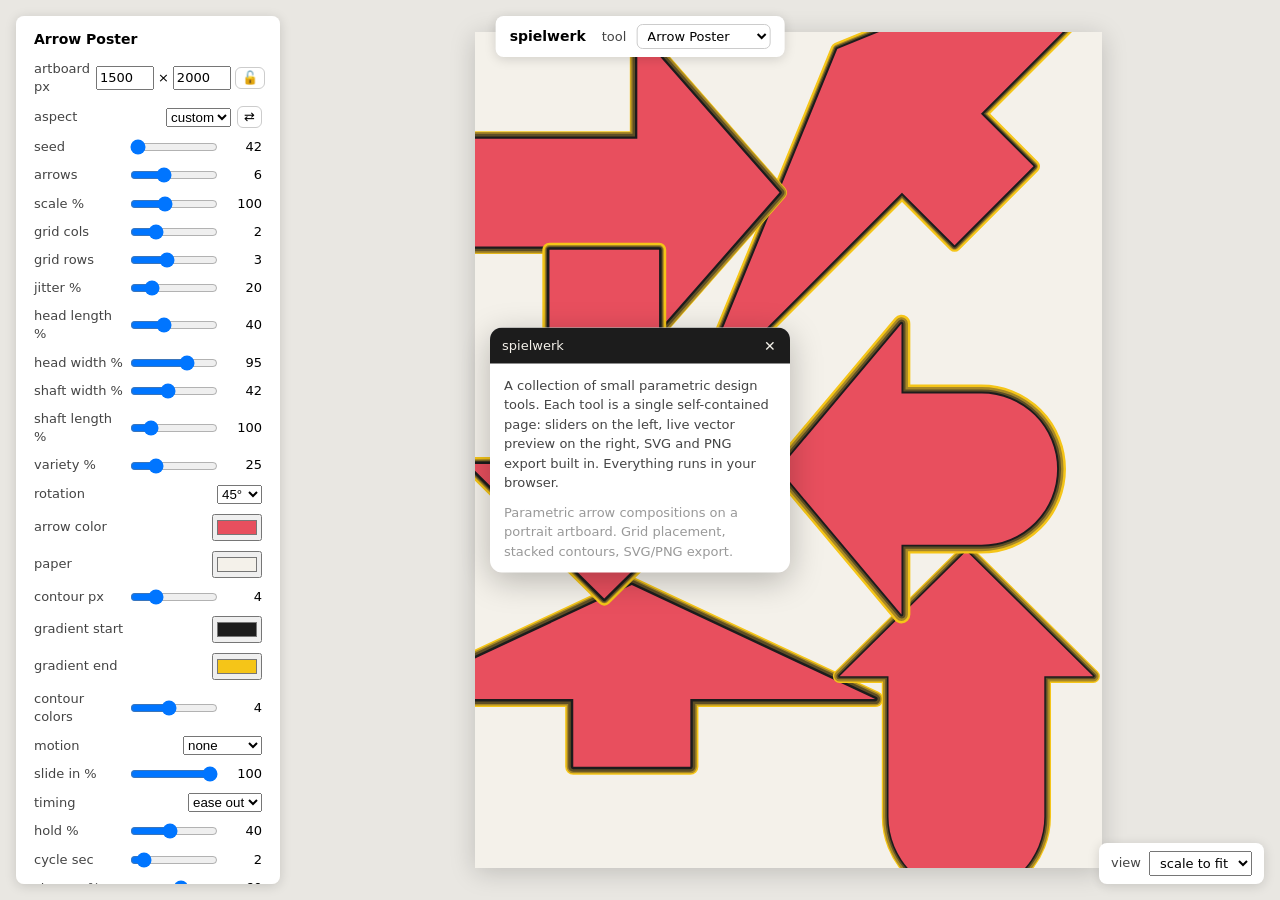
<file: index.html>
<!doctype html>
<html lang="en">
<meta charset="utf-8">
<meta name="viewport" content="width=device-width, initial-scale=1, viewport-fit=cover">
<title>spielwerk — small design tools</title>
<style>
  html, body { height: 100%; overflow: hidden; }
  body { font: 13px/1.5 system-ui, sans-serif; margin: 0; display: flex; background: #e9e7e2; }
  #bar { position: fixed; left: 50%; transform: translateX(-50%); top: 16px; z-index: 2; display: flex; align-items: center;
         gap: 10px; padding: 8px 14px; background: #fff; border-radius: 8px;
         box-shadow: 0 2px 12px rgba(0,0,0,.15); }
  h1 { font-size: 14px; margin: 0; }
  #bar label { color: #444; margin-left: 6px; }
  #bar select { padding: 3px 6px; border-radius: 6px; border: 1px solid #ccc;
                background: #fff; font: inherit; }
  #stage { flex: 1; display: flex; position: relative; }
  #stage iframe { flex: 1; border: none; }
  #about { position: absolute; z-index: 3; top: 50%; left: 50%; transform: translate(-50%, -50%); width: 300px; background: #fff;
           border-radius: 12px; box-shadow: 0 8px 32px rgba(0,0,0,.25); overflow: hidden; }
  #about header { display: flex; align-items: center; justify-content: space-between;
                  padding: 8px 12px; background: #1c1c1c; color: #f4f1ea; cursor: grab;
                  user-select: none; touch-action: none; }
  #about header:active { cursor: grabbing; }
  #about header button { border: none; background: none; color: #f4f1ea; font-size: 14px;
                         cursor: pointer; padding: 0 2px; }
  #about .body { padding: 12px 14px; }
  #about .body p { margin: 0 0 10px; color: #444; }
  #about .body p:last-child { margin: 0; color: #999; }
  @media (max-width: 720px) {
    html, body { height: 100dvh; }
    #bar { left: 10px; top: 10px; transform: none; gap: 8px; padding: 6px 10px;
           max-width: calc(100vw - 20px); }
    #bar h1, #bar label { display: none; }        /* the picker is the whole bar on a phone */
    #bar select { font-size: 16px; min-height: 34px; max-width: 60vw; }
    #about { width: auto; left: 10px; right: 10px; transform: translateY(-50%); }
  }
</style>
<body>
<div id="bar">
  <h1>spielwerk</h1>
  <label for="pick">tool</label>
  <select id="pick"></select>
</div>
<div id="stage">
  <iframe id="frame" title="tool"></iframe>
  <div id="about">
    <header id="grab"><span>spielwerk</span><button id="close" aria-label="close">✕</button></header>
    <div class="body">
      <p>A collection of small parametric design tools. Each tool is a single
         self-contained page: sliders on the left, live vector preview on the
         right, SVG and PNG export built in. Everything runs in your browser.</p>
      <p id="desc"></p>
    </div>
  </div>
</div>
<script>
  const $ = id => document.getElementById(id);

  // tool manifest — add a line per tool
  const tools = [
    { file: "tools/arrow-poster.html", name: "Arrow Poster",
      desc: "Parametric arrow compositions on a portrait artboard. Grid placement, stacked contours, SVG/PNG export." },
    { file: "tools/truchet-tiles.html", name: "Truchet Tiles",
      desc: "Classic Truchet tilings — quarter-circle arcs, triangles, or 10 PRINT diagonals on a square grid. Multi-strand arcs, duotone inks, SVG/PNG export." },
    { file: "tools/arrow-field.html", name: "Arrow Field",
      desc: "A grid of arrows steered by a flow field — noise, swirl, radial or plain grid. Move the pointer to pull them toward it (or push them away). Looping rotation, exports as SVG, PNG or animated GIF." },
    { file: "tools/imprint.html", name: "Imprint",
      desc: "Tone-on-tone embossed ray bursts — thin strokes pressed into paper, relief light and shadow, soft halos. Optional grow-in motion, SVG/PNG export." },
    { file: "tools/logo-extruder.html", name: "Logo Extruder",
      desc: "Upload a 2D logo (SVG or image) and extrude it into 3D. SVG becomes true beveled geometry, raster art is stacked into slices. Spin, rock or orbit on any axis, metal shading, uploadable background image, PNG and looping GIF export." },
    { file: "tools/stripe-marquee.html", name: "Stripe Marquee",
      desc: "Type rendered as a line screen: fractal columns of variable width, sheared into a grid, each stripe thickening where a letterform passes under it. The text is never drawn — it exists only in the thickness, so it scrolls as a pulse through the stripes. SVG, PNG and looping GIF export." },
    { file: "tools/font-remixer.html", name: "Font Remixer",
      desc: "Load any static font (.ttf/.otf) and run it through switchable filters. Simplify: roundings resolve into fewer visible anchor points while still following the original outline — exportable as installable .otf or as two point-compatible masters that fuse into a true variable font with a Simplify axis. Centerline: the letterforms are thinned to a single-path skeleton and an uploadable SVG stamp is placed along it at regular spacing. Ghost of the original, SVG/PNG export." }
  ];

  const slug = t => t.file.replace(/^tools\/|\.html$/g, "");   // tools/logo-extruder.html -> logo-extruder

  for (const t of tools) $("pick").append(new Option(t.name, t.file));
  const load = () => {
    const t = tools[$("pick").selectedIndex];
    $("frame").src = t.file;
    $("desc").textContent = t.desc;
  };
  // deep link: index.html#logo-extruder preselects that tool and skips the about card
  const fromHash = () => {
    const i = tools.findIndex(t => slug(t) === location.hash.slice(1));
    if (i < 0) return false;
    $("pick").selectedIndex = i;
    $("about").style.display = "none";
    load();
    return true;
  };
  $("pick").addEventListener("input", () => {
    location.hash = slug(tools[$("pick").selectedIndex]);
    load();
    $("about").style.display = "none";
  });
  addEventListener("hashchange", fromHash);
  if (!fromHash()) load();

  $("close").addEventListener("click", () => $("about").style.display = "none");

  // drag via pointer capture — keeps events even over the iframe
  $("grab").addEventListener("pointerdown", e => {
    if (e.target.tagName === "BUTTON") return;
    const box = $("about"), r = box.getBoundingClientRect(), s = $("stage").getBoundingClientRect();
    box.style.transform = "none";                      // convert centered pos to px before dragging
    box.style.left = (r.left - s.left) + "px";
    box.style.top = (r.top - s.top) + "px";
    const dx = e.clientX - r.left, dy = e.clientY - r.top;
    const move = ev => {
      box.style.left = Math.max(0, Math.min(ev.clientX - s.left - dx, s.width - r.width)) + "px";
      box.style.top  = Math.max(0, Math.min(ev.clientY - s.top - dy, s.height - 36)) + "px";
    };
    $("grab").setPointerCapture(e.pointerId);
    $("grab").addEventListener("pointermove", move);
    $("grab").addEventListener("pointerup", () => $("grab").removeEventListener("pointermove", move), {once: true});
  });
</script>
</body>
</html>
</file>
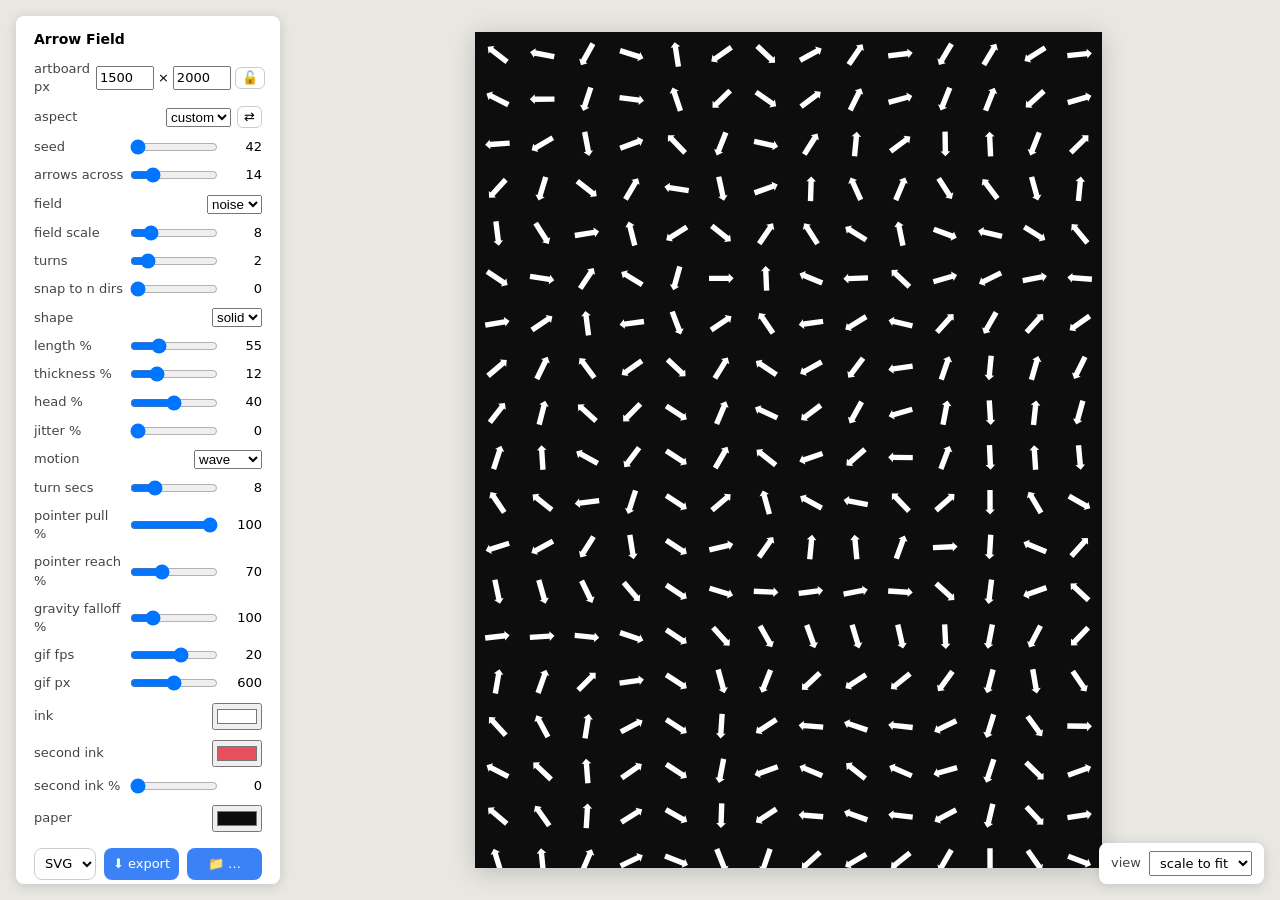
<file: tools/arrow-field.html>
<!doctype html>
<html lang="en">
<meta charset="utf-8">
<title>Arrow Field — parametric generator</title>
<style>
  html, body { height: 100%; overflow: hidden; }
  body { font: 13px/1.4 system-ui, sans-serif; margin: 0; display: flex; background: #e9e7e2; }
  #panel { width: 264px; margin: 16px; padding: 14px 18px; background: #fff; border-radius: 8px;
           box-shadow: 0 2px 12px rgba(0,0,0,.15); box-sizing: border-box; flex-shrink: 0;
           align-self: flex-start; max-height: calc(100vh - 32px); overflow-y: auto; }
  #panel label { display: grid; grid-template-columns: 90px 1fr 38px; align-items: center; margin: 10px 0; gap: 6px; }
  #panel label span:first-child { color: #444; }
  #panel input[type=range] { width: 100%; min-width: 0; margin: 0; }
  #panel input[type=color], #panel select, #panel input[type=checkbox] { justify-self: end; grid-column: 2 / 4; }
  #panel output { text-align: right; font-variant-numeric: tabular-nums; }
  #stage { flex: 1; display: flex; overflow: auto; padding: 32px; }
  #stage svg { display: block; margin: auto; flex-shrink: 0; box-shadow: 0 4px 24px rgba(0,0,0,.18); }
  #panel input[type=number] { width: 58px; box-sizing: border-box; font: inherit; }
  #viewbox { position: fixed; right: 16px; bottom: 16px; display: flex; align-items: center; gap: 8px;
             background: #fff; border-radius: 8px; padding: 8px 12px; box-shadow: 0 2px 12px rgba(0,0,0,.15); }
  #viewbox span { color: #444; }
  #viewbox select { font: inherit; padding: 3px 6px; }
  .btns { display: flex; gap: 8px; margin-top: 16px; }
  .btns a { flex: 1; text-align: center; padding: 7px 0; border-radius: 8px; background: #3b82f6; color: #fff; text-decoration: none; cursor: pointer; }
  .btns select { font: inherit; padding: 4px 6px; border-radius: 8px; border: 1px solid #ccc; background: #fff; }
  h1 { font-size: 14px; margin: 0 0 6px; }
</style>
<meta name="viewport" content="width=device-width, initial-scale=1, viewport-fit=cover">
<link rel="stylesheet" href="mobile.css">
<body>
<div id="panel">
  <h1>Arrow Field</h1>
  <div id="controls"></div>
  <div class="btns">
    <select id="fmt" title="file type"></select>
    <a id="dl">⬇ export</a>
    <a id="dldir" title="choose export folder">📁 …</a>
  </div>
</div>
<div id="stage"></div>
<div id="viewbox">
  <span>view</span>
  <select id="zoom">
    <option value="fit">scale to fit</option>
    <option>10%</option><option>25%</option><option>50%</option><option>75%</option>
    <option>100%</option><option>150%</option><option>200%</option>
  </select>
</div>
<script src="export.js"></script>
<script src="zoom.js"></script>
<script src="mobile.js"></script>
<script src="sliders.js"></script>
<script>
// ---------- parameters ----------
const DEFS = [
  ["seed",   "range", {min: 1, max: 9999, step: 1, value: 42}],
  ["cols",   "range", {min: 2, max: 60, step: 1, value: 14, label: "arrows across"}],
  ["field",  "select", {options: ["noise", "swirl", "radial", "grid"], value: "noise"}],
  ["scale",  "range", {min: 1, max: 40, step: 1, value: 8, label: "field scale"}],
  ["turns",  "range", {min: 1, max: 8, step: 1, value: 2, label: "turns"}],
  ["snap",   "range", {min: 0, max: 12, step: 1, value: 0, label: "snap to n dirs"}],
  ["shape",  "select", {options: ["solid", "line"], value: "solid"}],
  ["len",    "range", {min: 20, max: 140, step: 5, value: 55, label: "length %"}],
  ["stroke", "range", {min: 2, max: 40, step: 1, value: 12, label: "thickness %"}],
  ["head",   "range", {min: 0, max: 80, step: 5, value: 40, label: "head %"}],
  ["jitter", "range", {min: 0, max: 100, step: 5, value: 0, label: "jitter %"}],
  ["motion", "select", {options: ["none", "wave", "spin", "random"], value: "wave"}],
  ["secs",   "range", {min: 1, max: 30, step: 1, value: 8, label: "turn secs"}],
  ["pull",   "range", {min: -100, max: 100, step: 5, value: 100, label: "pointer pull %"}],
  ["reach",  "range", {min: 5, max: 200, step: 5, value: 70, label: "pointer reach %"}],
  ["grav",   "range", {min: 20, max: 400, step: 10, value: 100, label: "gravity falloff %"}],
  ["fps",    "range", {min: 5, max: 30, step: 1, value: 20, label: "gif fps"}],
  ["gifpx",  "range", {min: 200, max: 1000, step: 50, value: 600, label: "gif px"}],
  ["ink",    "color", {value: "#ffffff", label: "ink"}],
  ["ink2",   "color", {value: "#e84f5e", label: "second ink"}],
  ["duo",    "range", {min: 0, max: 100, step: 5, value: 0, label: "second ink %"}],
  ["paper",  "color", {value: "#0d0d0d", label: "paper"}]
];
const p = {};
const saved = JSON.parse(localStorage.getItem("arrow-field") || "{}");
const controls = document.getElementById("controls");

// ---------- artboard size (exact pixels) ----------
p.wpx = +saved.wpx || 1500;
p.hpx = +saved.hpx || 2000;
{
  const wIn = Object.assign(document.createElement("input"), {type: "number", min: 100, max: 8000, value: p.wpx});
  const hIn = Object.assign(document.createElement("input"), {type: "number", min: 100, max: 8000, value: p.hpx});
  const preset = document.createElement("select");
  for (const o of ["custom", "2:3", "3:4", "4:5", "1:1", "9:16"]) preset.append(new Option(o, o));
  const swap = Object.assign(document.createElement("button"), {textContent: "⇄", title: "swap width/height"});
  swap.style.cssText = "font:inherit;border:1px solid #ccc;background:#fff;border-radius:6px;cursor:pointer";
  p.lock = saved.lock ?? false;
  const lock = Object.assign(document.createElement("button"), {title: "lock aspect ratio"});
  lock.style.cssText = "font:inherit;border:1px solid #ccc;background:#fff;border-radius:6px;cursor:pointer";
  const drawLock = () => { lock.textContent = p.lock ? "🔒" : "🔓"; lock.style.background = p.lock ? "#eef" : "#fff"; };
  drawLock();
  lock.addEventListener("click", () => { p.lock = !p.lock; drawLock(); localStorage.setItem("arrow-field", JSON.stringify(p)); });

  const sizeRow = document.createElement("label");
  sizeRow.style.cssText = "display:flex;justify-content:space-between;align-items:center";
  sizeRow.innerHTML = "<span>artboard px</span>";
  const sizeBox = document.createElement("span");
  sizeBox.style.cssText = "display:flex;align-items:center;gap:4px";
  sizeBox.append(wIn, "×", hIn, lock);
  sizeRow.append(sizeBox);

  const presetRow = document.createElement("label");
  presetRow.innerHTML = "<span>aspect</span>";
  const presetBox = document.createElement("span");
  presetBox.style.cssText = "display:flex;align-items:center;gap:6px;grid-column:2/4;justify-self:end";
  presetBox.append(preset, swap);
  presetRow.append(presetBox);

  let ratio = p.hpx / p.wpx;                     // locked aspect, frozen at lock time
  lock.addEventListener("click", () => { if (p.lock) ratio = p.hpx / p.wpx; });
  const apply = soft => {
    p.wpx = Math.max(100, Math.min(8000, +wIn.value || p.wpx));
    p.hpx = Math.max(100, Math.min(8000, +hIn.value || p.hpx));
    if (!soft) { wIn.value = p.wpx; hIn.value = p.hpx; ratio = p.hpx / p.wpx; }
    render();                                    // render() persists — saves on every keystroke
  };
  const onEdit = (src, other, factor) => soft => {
    if (p.lock) other.value = Math.round((+src.value || 100) * factor());
    else preset.value = "custom";
    apply(soft);
  };
  const wEdit = onEdit(wIn, hIn, () => ratio), hEdit = onEdit(hIn, wIn, () => 1 / ratio);
  wIn.addEventListener("input", () => wEdit(true));    // live: saves while typing, no clamp-fight
  wIn.addEventListener("change", () => wEdit(false));  // commit: normalize the field
  hIn.addEventListener("input", () => hEdit(true));
  hIn.addEventListener("change", () => hEdit(false));
  preset.addEventListener("input", () => {
    if (preset.value === "custom") return;
    const [a, b] = preset.value.split(":").map(Number);
    hIn.value = Math.round(p.wpx * b / a);   // width is the anchor
    apply();
  });
  swap.addEventListener("click", () => {
    [wIn.value, hIn.value] = [hIn.value, wIn.value];
    preset.value = "custom";
    apply();
  });
  controls.append(sizeRow, presetRow);
}

for (const [key, type, opt] of DEFS) {
  p[key] = key in saved ? saved[key] : opt.value;
  const label = document.createElement("label");
  const name = document.createElement("span");
  name.textContent = opt.label || key;
  label.append(name);
  let input;
  if (type === "select") {
    input = document.createElement("select");
    for (const o of opt.options) input.append(new Option(o, o, o === p[key], o === p[key]));
  } else {
    input = document.createElement("input");
    input.type = type;
    if (type === "range") { Object.assign(input, {min: opt.min, max: opt.max, step: opt.step}); input.dataset.def = opt.value; }
    input.value = p[key];
  }
  label.append(input);
  let out;
  if (type === "range") { out = document.createElement("output"); out.value = p[key]; label.append(out); }
  input.addEventListener("input", () => {
    p[key] = type === "range" ? +input.value : input.value;
    if (out) out.value = input.value;
    render();
  });
  controls.append(label);
}

// ---------- generator ----------
// time === null → live SMIL animation. A number bakes that instant statically
// (GIF frames), so both paths share one generator.
function makeSVG(time = null) {
  const W = p.wpx, H = p.hpx;
  const mulberry = s => () => {
    s |= 0; s = (s + 0x6D2B79F5) | 0;
    let t = Math.imul(s ^ (s >>> 15), 1 | s);
    t = (t + Math.imul(t ^ (t >>> 7), 61 | t)) ^ t;
    return ((t ^ (t >>> 14)) >>> 0) / 4294967296;
  };
  const rnd = mulberry(p.seed);
  const f = n => +n.toFixed(2);
  const s = W / p.cols;                          // square cell side
  const rows = Math.max(1, Math.round(H / s));

  // value noise on an integer lattice, smoothstep-interpolated
  const hash = (x, y) => {
    let h = Math.imul(x | 0, 374761393) ^ Math.imul(y | 0, 668265263) ^ Math.imul(p.seed, 2246822519);
    h = Math.imul(h ^ (h >>> 13), 1274126177);
    return ((h ^ (h >>> 16)) >>> 0) / 4294967296;
  };
  const sm = t => t * t * (3 - 2 * t);
  const noise = (x, y) => {
    const xi = Math.floor(x), yi = Math.floor(y), u = sm(x - xi), v = sm(y - yi);
    const top = hash(xi, yi) + (hash(xi + 1, yi) - hash(xi, yi)) * u;
    const bot = hash(xi, yi + 1) + (hash(xi + 1, yi + 1) - hash(xi, yi + 1)) * u;
    return top + (bot - top) * v;
  };

  const L = s * (p.len / 100);                   // arrow length
  const sw = f(Math.max(0.5, s * (p.stroke / 100)));
  const hd = L * (p.head / 100) / 2;             // head leg length
  const cxF = p.cols / 2, cyF = rows / 2;

  // one arrow along +x, centred on the origin. solid: shaft bar + triangle head
  // (single filled outline); line: stroked shaft + two head legs.
  const t = sw / 2, hw = Math.max(t * 1.8, hd * 0.8), xh = L / 2 - hd;
  const arrow = p.shape === "solid" && hd > 0
    ? `M${f(-L / 2)} ${f(-t)} L${f(xh)} ${f(-t)} L${f(xh)} ${f(-hw)} L${f(L / 2)} 0` +
      ` L${f(xh)} ${f(hw)} L${f(xh)} ${f(t)} L${f(-L / 2)} ${f(t)} Z`
    : `M${f(-L / 2)} 0 H${f(L / 2)}` +
      (hd > 0 ? `M${f(xh)} ${f(-hw * 0.9)} L${f(L / 2)} 0 L${f(xh)} ${f(hw * 0.9)}` : "");
  const paint = p.shape === "solid" && hd > 0
    ? c => `fill="${c}"`
    : c => `fill="none" stroke="${c}" stroke-width="${sw}" stroke-linecap="round" stroke-linejoin="round"`;

  const parts = [`<rect width="${W}" height="${H}" fill="${p.paper}"/>`];
  cells = [];
  for (let row = 0; row < rows; row++) for (let col = 0; col < p.cols; col++) {
    // fixed draws per cell — the stream stays aligned whatever field is set
    const rDuo = rnd(), rJx = rnd(), rJy = rnd(), rMot = rnd();
    let a;                                       // angle in turns (0..1)
    if (p.field === "noise") a = noise(col / p.scale, row / p.scale) * p.turns;
    else if (p.field === "swirl") a = Math.atan2(row - cyF, col - cxF) / (2 * Math.PI) + 0.25;
    else if (p.field === "radial") a = Math.atan2(row - cyF, col - cxF) / (2 * Math.PI);
    else a = 0;
    if (p.snap) a = Math.round(a * p.snap) / p.snap;
    const j = p.jitter / 100 * s / 2;
    const cx = (col + 0.5) * s + (rJx * 2 - 1) * j;
    const cy = (row + 0.5) * s + (rJy * 2 - 1) * j;
    const color = rDuo < p.duo / 100 ? p.ink2 : p.ink;
    // phase staggers the start: by field value (wave), uniform (spin), or random
    const phase = p.motion === "wave" ? a - Math.floor(a) : p.motion === "random" ? rMot : 0;
    let base = a * 360;
    // baked frame: advance the spin to `time` by hand instead of via SMIL
    if (time !== null && p.motion !== "none") base += ((time / p.secs + phase) % 1) * 360;
    const deg = f(base);
    let anim = "";
    if (time === null && p.motion !== "none") {
      // SMIL rotation — declarative, so it animates in the exported SVG too
      anim = `<animateTransform attributeName="transform" type="rotate"`
        + ` from="${deg}" to="${f(base + 360)}" dur="${p.secs}s"`
        + ` begin="${f(-phase * p.secs)}s" repeatCount="indefinite"/>`;
    }
    // translate + pointer pull on the <g>, spin on the <path> — animateTransform
    // owns the path's whole transform, so position must live on the parent
    cells.push({cx, cy, base});
    parts.push(`<g transform="translate(${f(cx)} ${f(cy)}) rotate(${f(pullDeg(cx, cy, base))})">`
      + `<path transform="rotate(${deg})" d="${arrow}" ${paint(color)}>${anim}</path></g>`);
  }
  return {w: W, h: H, svg: `<svg xmlns="http://www.w3.org/2000/svg" width="${W}" height="${H}" viewBox="0 0 ${W} ${H}">${parts.join("")}</svg>`};
}

// ---------- pointer as centre of gravity ----------
// ptr is in artboard coordinates, or null when the pointer is away
let ptr = null, cells = [];
function pullDeg(cx, cy, base) {
  if (!ptr || !p.pull) return 0;
  const dx = ptr.x - cx, dy = ptr.y - cy;
  const R = p.reach / 100 * Math.max(p.wpx, p.hpx) / 2;
  // falloff shape: 100% = linear ramp, low = broad flat field, high = tight knot
  // at the cursor. Always 1 at the pointer and 0 at the reach, so the knob only
  // bends the curve between them — it never changes strength or radius.
  const falloff = Math.max(0, 1 - Math.hypot(dx, dy) / R) ** (p.grav / 100);
  if (!falloff) return 0;
  // negative pull points away instead of toward
  const target = Math.atan2(dy, dx) * 180 / Math.PI + (p.pull < 0 ? 180 : 0);
  let d = (target - base) % 360;                             // shortest way round
  if (d > 180) d -= 360;
  if (d < -180) d += 360;
  return d * falloff * Math.abs(p.pull) / 100;
}
// live update rewrites only the <g> transforms, so SMIL keeps running
function applyPull() {
  const gs = stage.querySelectorAll("svg > g");
  for (let i = 0; i < gs.length && i < cells.length; i++) {
    const c = cells[i];
    gs[i].setAttribute("transform",
      `translate(${c.cx.toFixed(2)} ${c.cy.toFixed(2)}) rotate(${pullDeg(c.cx, c.cy, c.base).toFixed(2)})`);
  }
}

// ---------- render + export ----------
const stage = document.getElementById("stage");
const zoomEl = document.getElementById("zoom");
p.zoom = saved.zoom === "fit" || typeof saved.zoom === "number" ? saved.zoom : "fit";
let art;
const view = createZoom({
  stage, select: zoomEl, zoom: p.zoom,
  size: () => ({w: art.w, h: art.h}),
  onChange: z => { p.zoom = z; localStorage.setItem("arrow-field", JSON.stringify(p)); },
});
function render() {
  localStorage.setItem("arrow-field", JSON.stringify(p));
  art = makeSVG();
  stage.innerHTML = art.svg;
  view.apply();
}
// pointer over the artboard → artboard coordinates
stage.addEventListener("pointermove", e => {
  const svg = stage.querySelector("svg");
  if (!svg || view.panning) return;             // space-drag = panning, not steering
  const r = svg.getBoundingClientRect();
  ptr = {x: (e.clientX - r.left) / r.width * art.w, y: (e.clientY - r.top) / r.height * art.h};
  applyPull();
});
stage.addEventListener("pointerleave", () => { ptr = null; applyPull(); });

async function exportGIF(setLabel) {
  const scale = Math.min(1, p.gifpx / Math.max(art.w, art.h));
  const w = Math.round(art.w * scale), h = Math.round(art.h * scale);
  // one full loop of the spin; static art is a single frame
  const n = p.motion === "none" ? 1 : Math.max(1, Math.round(p.secs * p.fps));
  const frames = [];
  try {
    for (let i = 0; i < n; i++) {
      setLabel(`… ${i + 1}/${n}`);
      await new Promise(r => setTimeout(r));           // let the label repaint
      frames.push(await rasterise(makeSVG(i / n * p.secs).svg, w, h));
    }
    setLabel("… encoding");
    await new Promise(r => setTimeout(r));
    const blob = encodeGIF(frames, {width: w, height: h, delay: Math.max(2, Math.round(100 / p.fps))});
    await saveAs(`arrows-${p.seed}.gif`, blob);
  } finally {
    render();                                          // restore the live SVG
  }
}

wireExport({
  SVG: () => saveAs(`arrows-${p.seed}.svg`, svgBlob(art.svg)),
  PNG: async () => saveAs(`arrows-${p.seed}.png`, await svgToPNG(art.svg, art.w, art.h)),
  GIF: exportGIF,
});

render();

// self-check: deterministic output for fixed params
console.assert(makeSVG().svg === makeSVG().svg, "generator must be deterministic");
</script>
</body>
</html>
</file>
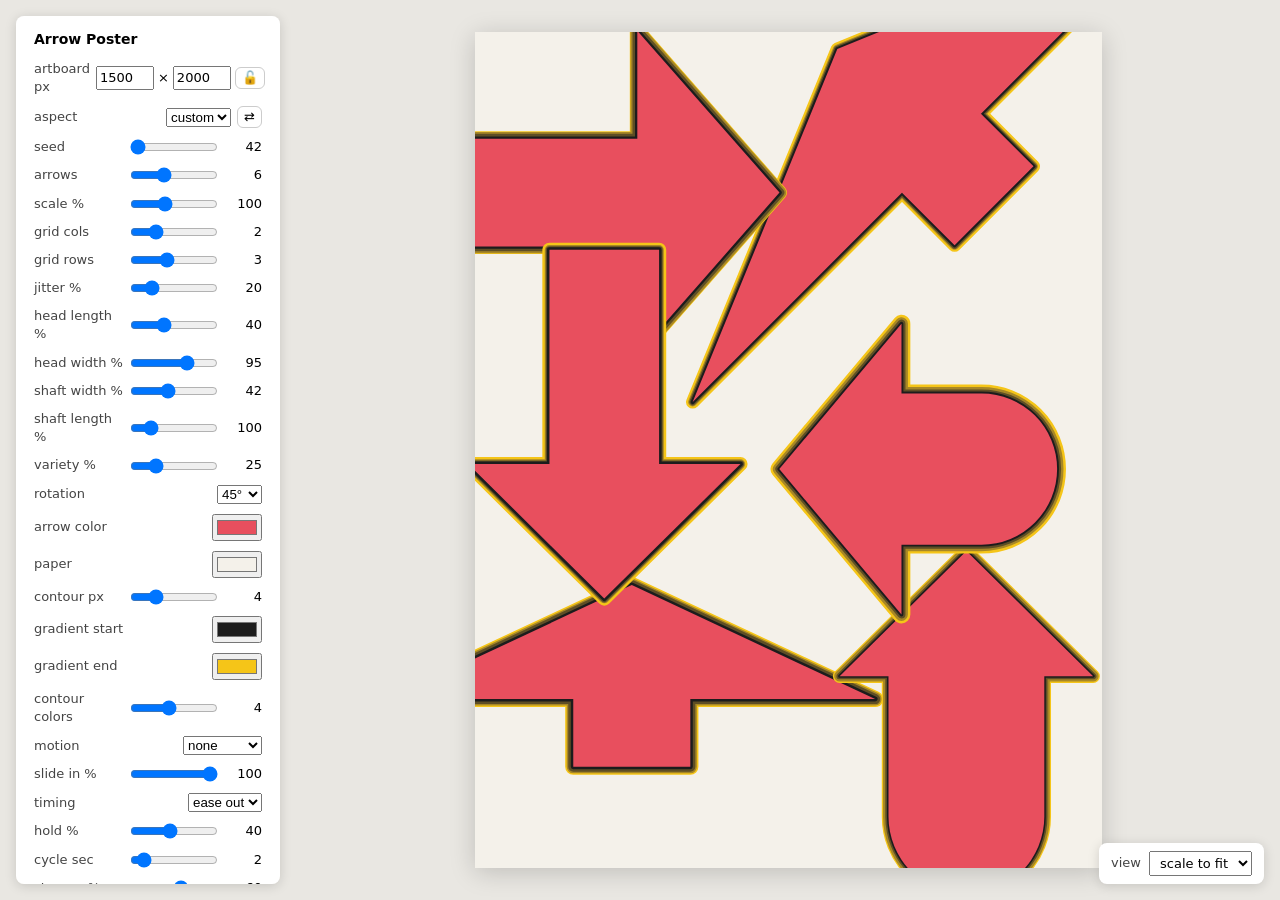
<file: tools/arrow-poster.html>
<!doctype html>
<html lang="en">
<meta charset="utf-8">
<title>Arrow Poster — parametric generator</title>
<style>
  html, body { height: 100%; overflow: hidden; }
  body { font: 13px/1.4 system-ui, sans-serif; margin: 0; display: flex; background: #e9e7e2; }
  #panel { width: 264px; margin: 16px; padding: 14px 18px; background: #fff; border-radius: 8px;
           box-shadow: 0 2px 12px rgba(0,0,0,.15); box-sizing: border-box; flex-shrink: 0;
           align-self: flex-start; max-height: calc(100vh - 32px); overflow-y: auto; }
  #panel label { display: grid; grid-template-columns: 90px 1fr 38px; align-items: center; margin: 10px 0; gap: 6px; }
  #panel label span:first-child { color: #444; }
  #panel input[type=range] { width: 100%; min-width: 0; margin: 0; }
  #panel input[type=color], #panel select, #panel input[type=checkbox] { justify-self: end; grid-column: 2 / 4; }
  #panel output { text-align: right; font-variant-numeric: tabular-nums; }
  #stage { flex: 1; display: flex; overflow: auto; padding: 32px; }
  #stage svg { display: block; margin: auto; flex-shrink: 0; box-shadow: 0 4px 24px rgba(0,0,0,.18); }
  #panel input[type=number] { width: 58px; box-sizing: border-box; font: inherit; }
  #viewbox { position: fixed; right: 16px; bottom: 16px; display: flex; align-items: center; gap: 8px;
             background: #fff; border-radius: 8px; padding: 8px 12px; box-shadow: 0 2px 12px rgba(0,0,0,.15); }
  #viewbox span { color: #444; }
  #viewbox select { font: inherit; padding: 3px 6px; }
  .btns { display: flex; gap: 8px; margin-top: 16px; }
  .btns a { flex: 1; text-align: center; padding: 7px 0; border-radius: 8px; background: #3b82f6; color: #fff; text-decoration: none; cursor: pointer; }
  .btns select { font: inherit; padding: 4px 6px; border-radius: 8px; border: 1px solid #ccc; background: #fff; }
  h1 { font-size: 14px; margin: 0 0 6px; }
</style>
<meta name="viewport" content="width=device-width, initial-scale=1, viewport-fit=cover">
<link rel="stylesheet" href="mobile.css">
<body>
<div id="panel">
  <h1>Arrow Poster</h1>
  <div id="controls"></div>
  <div class="btns">
    <select id="fmt" title="file type"></select>
    <a id="dl">⬇ export</a>
    <a id="dldir" title="choose export folder">📁 …</a>
  </div>
</div>
<div id="stage"></div>
<div id="viewbox">
  <span>view</span>
  <select id="zoom">
    <option value="fit">scale to fit</option>
    <option>10%</option><option>25%</option><option>50%</option><option>75%</option>
    <option>100%</option><option>150%</option><option>200%</option>
  </select>
</div>
<script src="export.js"></script>
<script src="zoom.js"></script>
<script src="mobile.js"></script>
<script src="sliders.js"></script>
<script>
// ---------- parameters ----------
const DEFS = [
  ["seed",   "range", {min: 1, max: 9999, step: 1, value: 42}],
  ["count",  "range", {min: 1, max: 15, step: 1, value: 6, label: "arrows"}],
  ["size",   "range", {min: 40, max: 200, step: 5, value: 100, label: "scale %"}],
  ["cols",   "range", {min: 1, max: 5, step: 1, value: 2, label: "grid cols"}],
  ["rows",   "range", {min: 1, max: 6, step: 1, value: 3, label: "grid rows"}],
  ["jitter", "range", {min: 0, max: 100, step: 5, value: 20, label: "jitter %"}],
  ["headL",  "range", {min: 15, max: 85, step: 1, value: 40, label: "head length %"}],
  ["headW",  "range", {min: 20, max: 130, step: 1, value: 95, label: "head width %"}],
  ["shaftW", "range", {min: 8, max: 90, step: 1, value: 42, label: "shaft width %"}],
  ["shaftL", "range", {min: 10, max: 500, step: 5, value: 100, label: "shaft length %"}],
  ["variety", "range", {min: 0, max: 100, step: 5, value: 25, label: "variety %"}],
  ["snap",   "select", {options: ["free", "45°", "90°"], value: "45°", label: "rotation"}],
  ["color",  "color", {value: "#e84f5e", label: "arrow color"}],
  ["paper",  "color", {value: "#f4f1ea", label: "paper"}],
  ["cwidth", "range", {min: 0, max: 16, step: 0.5, value: 4, label: "contour px"}],
  ["gradA",  "color", {value: "#1c1c1c", label: "gradient start"}],
  ["gradB",  "color", {value: "#f5c518", label: "gradient end"}],
  ["steps",  "range", {min: 1, max: 8, step: 1, value: 4, label: "contour colors"}],
  ["motion", "select", {options: ["none", "slide in", "slide loop"], value: "none", label: "motion"}],
  ["travel", "range", {min: 5, max: 100, step: 5, value: 100, label: "slide in %"}],
  ["timing", "select", {options: ["ease out", "linear", "snap"], value: "ease out", label: "timing"}],
  ["hold",   "range", {min: 0, max: 90, step: 5, value: 40, label: "hold %"}],
  ["speed",  "range", {min: 0.5, max: 20, step: 0.5, value: 2, label: "cycle sec"}],
  ["stagger","range", {min: 0, max: 100, step: 5, value: 60, label: "stagger %"}]
];
const p = {};
const saved = JSON.parse(localStorage.getItem("arrow-poster") || "{}");
p.zorder = saved.zorder || [];
const controls = document.getElementById("controls");

// ---------- artboard size (exact pixels) ----------
p.wpx = +saved.wpx || 1500;
p.hpx = +saved.hpx || 2000;
{
  const wIn = Object.assign(document.createElement("input"), {type: "number", min: 100, max: 8000, value: p.wpx});
  const hIn = Object.assign(document.createElement("input"), {type: "number", min: 100, max: 8000, value: p.hpx});
  const preset = document.createElement("select");
  for (const o of ["custom", "2:3", "3:4", "4:5", "1:1", "9:16"]) preset.append(new Option(o, o));
  const swap = Object.assign(document.createElement("button"), {textContent: "⇄", title: "swap width/height"});
  swap.style.cssText = "font:inherit;border:1px solid #ccc;background:#fff;border-radius:6px;cursor:pointer";
  p.lock = saved.lock ?? false;
  const lock = Object.assign(document.createElement("button"), {title: "lock aspect ratio"});
  lock.style.cssText = "font:inherit;border:1px solid #ccc;background:#fff;border-radius:6px;cursor:pointer";
  const drawLock = () => { lock.textContent = p.lock ? "🔒" : "🔓"; lock.style.background = p.lock ? "#eef" : "#fff"; };
  drawLock();
  lock.addEventListener("click", () => { p.lock = !p.lock; drawLock(); localStorage.setItem("arrow-poster", JSON.stringify(p)); });

  const sizeRow = document.createElement("label");
  sizeRow.style.cssText = "display:flex;justify-content:space-between;align-items:center";
  sizeRow.innerHTML = "<span>artboard px</span>";
  const sizeBox = document.createElement("span");
  sizeBox.style.cssText = "display:flex;align-items:center;gap:4px";
  sizeBox.append(wIn, "×", hIn, lock);
  sizeRow.append(sizeBox);

  const presetRow = document.createElement("label");
  presetRow.innerHTML = "<span>aspect</span>";
  const presetBox = document.createElement("span");
  presetBox.style.cssText = "display:flex;align-items:center;gap:6px;grid-column:2/4;justify-self:end";
  presetBox.append(preset, swap);
  presetRow.append(presetBox);

  let ratio = p.hpx / p.wpx;                     // locked aspect, frozen at lock time
  lock.addEventListener("click", () => { if (p.lock) ratio = p.hpx / p.wpx; });
  const apply = soft => {
    p.wpx = Math.max(100, Math.min(8000, +wIn.value || p.wpx));
    p.hpx = Math.max(100, Math.min(8000, +hIn.value || p.hpx));
    if (!soft) { wIn.value = p.wpx; hIn.value = p.hpx; ratio = p.hpx / p.wpx; }
    render();                                    // render() persists — saves on every keystroke
  };
  const onEdit = (src, other, factor) => soft => {
    if (p.lock) other.value = Math.round((+src.value || 100) * factor());
    else preset.value = "custom";
    apply(soft);
  };
  const wEdit = onEdit(wIn, hIn, () => ratio), hEdit = onEdit(hIn, wIn, () => 1 / ratio);
  wIn.addEventListener("input", () => wEdit(true));    // live: saves while typing, no clamp-fight
  wIn.addEventListener("change", () => wEdit(false));  // commit: normalize the field
  hIn.addEventListener("input", () => hEdit(true));
  hIn.addEventListener("change", () => hEdit(false));
  preset.addEventListener("input", () => {
    if (preset.value === "custom") return;
    const [a, b] = preset.value.split(":").map(Number);
    hIn.value = Math.round(p.wpx * b / a);   // width is the anchor
    apply();
  });
  swap.addEventListener("click", () => {
    [wIn.value, hIn.value] = [hIn.value, wIn.value];
    preset.value = "custom";
    apply();
  });
  controls.append(sizeRow, presetRow);
}

for (const [key, type, opt] of DEFS) {
  p[key] = key in saved ? saved[key] : opt.value;
  const label = document.createElement("label");
  const name = document.createElement("span");
  name.textContent = opt.label || key;
  label.append(name);
  let input;
  if (type === "select") {
    input = document.createElement("select");
    for (const o of opt.options) input.append(new Option(o, o, o === p[key], o === p[key]));
  } else {
    input = document.createElement("input");
    input.type = type;
    if (type === "range") { Object.assign(input, {min: opt.min, max: opt.max, step: opt.step}); input.dataset.def = opt.value; }
    if (type === "checkbox") input.checked = p[key]; else input.value = p[key];
  }
  label.append(input);
  let out;
  if (type === "range") { out = document.createElement("output"); out.value = p[key]; label.append(out); }
  input.addEventListener("input", () => {
    p[key] = type === "checkbox" ? input.checked : type === "range" ? +input.value : input.value;
    if (out) out.value = input.value;
    render();
  });
  controls.append(label);
}

// shape mix checkboxes
const KINDS = ["block", "round", "roof", "tri", "hook"];
p.kinds = saved.kinds ?? [...KINDS];
{
  const row = document.createElement("label");
  row.innerHTML = "<span>shapes</span>";
  const box = document.createElement("span");
  box.style.cssText = "display:flex;flex-wrap:wrap;gap:4px 8px;flex:1";
  for (const k of KINDS) {
    const l = document.createElement("label");
    l.style.cssText = "display:inline-flex;gap:3px;margin:0";
    const cb = Object.assign(document.createElement("input"), {type: "checkbox", checked: p.kinds.includes(k)});
    cb.addEventListener("input", () => {
      p.kinds = KINDS.filter((_, i) => box.querySelectorAll("input")[i].checked);
      render();
    });
    l.append(cb, k);
    box.append(l);
  }
  row.append(box);
  controls.append(row);
}

// ---------- Lab gradient (matches d3.interpolateLab) ----------
const hex2lab = h => {
  const [r, g, b] = [1, 3, 5].map(i => {
    const c = parseInt(h.slice(i, i + 2), 16) / 255;
    return c <= 0.04045 ? c / 12.92 : ((c + 0.055) / 1.055) ** 2.4;
  });
  const xyz = [
    (0.4124 * r + 0.3576 * g + 0.1805 * b) / 0.95047,
    0.2126 * r + 0.7152 * g + 0.0722 * b,
    (0.0193 * r + 0.1192 * g + 0.9505 * b) / 1.08883
  ].map(v => v > 0.008856 ? Math.cbrt(v) : 7.787 * v + 16 / 116);
  return [116 * xyz[1] - 16, 500 * (xyz[0] - xyz[1]), 200 * (xyz[1] - xyz[2])];
};
const lab2rgb = ([L, A, B]) => {
  const y = (L + 16) / 116, x = y + A / 500, z = y - B / 200;
  const [X, Y, Z] = [x, y, z].map(v => v ** 3 > 0.008856 ? v ** 3 : (v - 16 / 116) / 7.787);
  const lin = [
    3.2406 * X * 0.95047 - 1.5372 * Y - 0.4986 * Z * 1.08883,
    -0.9689 * X * 0.95047 + 1.8758 * Y + 0.0415 * Z * 1.08883,
    0.0557 * X * 0.95047 - 0.204 * Y + 1.057 * Z * 1.08883
  ];
  return "rgb(" + lin.map(c => {
    const s = c <= 0.0031308 ? 12.92 * c : 1.055 * c ** (1 / 2.4) - 0.055;
    return Math.max(0, Math.min(255, Math.round(255 * s)));
  }).join(",") + ")";
};
const gradient = (a, b) => {
  const la = hex2lab(a), lb = hex2lab(b);
  return t => lab2rgb(la.map((v, i) => v + t * (lb[i] - v)));
};

// ---------- generator (same as the pi-ui widget) ----------
function makeSVG() {
  const W = p.wpx, H = p.hpx;
  const mulberry = s => () => {
    s |= 0; s = (s + 0x6D2B79F5) | 0;
    let t = Math.imul(s ^ (s >>> 15), 1 | s);
    t = (t + Math.imul(t ^ (t >>> 7), 61 | t)) ^ t;
    return ((t ^ (t >>> 14)) >>> 0) / 4294967296;
  };
  const rnd = mulberry(p.seed), rnd2 = mulberry(p.seed * 31 + 7), rnd3 = mulberry(p.seed * 97 + 13),
        rnd4 = mulberry(p.seed * 131 + 19);
  const f = n => +n.toFixed(2), f3 = n => +n.toFixed(3);
  const clamp = (v, a, b) => Math.max(a, Math.min(b, v));
  const g = gradient(p.gradA, p.gradB);
  const pal = Array.from({length: p.steps}, (_, i) => g(p.steps === 1 ? 0.5 : i / (p.steps - 1)));
  // parametric arrow geometry — local coords, tip up, ~unit box
  const GEN = {
    block: (hl, hw, sw, sl) => {
      const b = f(-1 + 2 * hl), e = f(b + (1 - b) * sl);
      return `M0 -1 L${f(hw)} ${b} L${f(sw)} ${b} L${f(sw)} ${e} L${f(-sw)} ${e} L${f(-sw)} ${b} L${f(-hw)} ${b} Z`;
    },
    round: (hl, hw, sw, sl) => {
      const b = f(-1 + 2 * hl), t = f(Math.max(b + 0.05, b + (1 - b) * sl - sw));
      return `M0 -1 L${f(hw)} ${b} L${f(sw)} ${b} L${f(sw)} ${t} A${f(sw)} ${f(sw)} 0 0 1 ${f(-sw)} ${t} L${f(-sw)} ${b} L${f(-hw)} ${b} Z`;
    },
    roof: (hl, hw, sw, sl) => {
      const b = f(-1 + 2 * hl), t = f(b + 0.4 * sl);
      return `M0 -1 L${f(hw * 2)} ${b} L${f(-hw * 2)} ${b} Z M${f(-sw)} ${b} L${f(sw)} ${b} L${f(sw)} ${t} L${f(-sw)} ${t} Z`;
    },
    tri: (hl, hw, sw, sl) => `M0 -1.1 L${f(hw)} 0.8 L${f(-hw)} 0.8 Z`
  };
  const kinds = p.kinds.length ? p.kinds : KINDS;
  const pw = W, ph = H;
  const parts = [`<rect width="${W}" height="${H}" fill="${p.paper}"/>`];
  const inner = [];

  const cw = pw / p.cols, ch = ph / p.rows, ncells = p.cols * p.rows;
  const order = Array.from({length: ncells}, (_, i) => i);
  for (let i = ncells - 1; i > 0; i--) {
    const j = (rnd() * (i + 1)) | 0;
    [order[i], order[j]] = [order[j], order[i]];
  }

  for (let i = 0; i < p.count; i++) {
    const cell = order[i % ncells];
    const x = (cell % p.cols + 0.5) * cw + (rnd() - 0.5) * cw * (p.jitter / 100);
    const y = ((cell / p.cols | 0) + 0.5) * ch + (rnd() - 0.5) * ch * (p.jitter / 100);
    const sc = f(Math.min(cw, ch) * (0.4 + rnd() * 0.25) * (p.size / 100));
    let a = rnd() * 360;
    if (p.snap !== "free") {
      const st = p.snap === "45°" ? 45 : 90;
      a = Math.round(a / st) * st;
    }
    const pos = `translate(${f(x)} ${f(y)})`;         // arrow origin, in artboard space
    const loc = `rotate(${f(a)}) scale(${sc})`;       // orientation + size, about that origin
    const kind = kinds[(rnd() * kinds.length) | 0];

    // per-arrow geometry: sliders ± variety, drawn unconditionally so the
    // stream stays aligned whatever kinds are selected
    const v = p.variety / 100;
    const vr = () => 1 + (rnd3() * 2 - 1) * v;
    const hw = clamp(p.headW / 100 * vr(), 0.2, 1.4);
    const hl = clamp(p.headL / 100 * vr(), 0.15, 0.85);
    const sw = clamp(p.shaftW / 100 * vr(), 0.08, hw * 0.92);
    const sl = clamp(p.shaftL / 100 * vr(), 0.1, 5);

    // ---- motion: the head slides in along the shaft axis, tail pinned ----
    // Two SMIL tracks on one clock: the path `d` morphs from a stub shaft to the
    // full one (same segment structure, so SVG can interpolate it), and the group
    // translates by exactly the length the shaft gains — so the rearmost shaft
    // point never moves and the head travels forward into the designed position.
    // Every slider therefore describes the final, locked frame.
    // Ships inside the exported SVG; PNG export rasterizes frame 0.
    const sl0 = Math.max(0.02, sl * (1 - p.travel / 100));   // shaft length at t=0
    const b0 = -1 + 2 * hl;                                  // head/shaft junction, local y
    const TAIL = {                                           // rearmost point per kind
      block: s => b0 + (1 - b0) * s,
      round: s => b0 + (1 - b0) * s,
      roof:  s => b0 + 0.4 * s,
      tri:   () => 0.8,                                      // no shaft: slides its own length
      hook:  s => Math.max(0.2, 0.95 * s)                    // hook grows along local +x
    };
    const grown = TAIL[kind](sl) - TAIL[kind](sl0);
    const lead = kind === "tri" ? 2 * (p.travel / 100) : grown;
    const [lx, ly] = kind === "hook" ? [lead, 0] : [0, lead];   // start offset, local space
    const rad = a * Math.PI / 180, cos = Math.cos(rad), sin = Math.sin(rad);
    const off = `${f((lx * cos - ly * sin) * sc)} ${f((lx * sin + ly * cos) * sc)}`;
    const loop = p.motion === "slide loop";
    // Timing shape: travel over the first (1 - hold) of the cycle, then sit locked in
    // the designed position for the rest — the hold is what makes a loop read as
    // cut-and-hold rather than continuous drift. `snap` = no in-between frames at all.
    const m = f(1 - p.hold / 100);
    const CURVE = {
      "ease out": ` calcMode="spline" keySplines=".16 1 .3 1;0 0 1 1"`,   // fast out, settles
      "linear":   ` calcMode="linear"`,
      "snap":     ` calcMode="discrete"`
    };
    const beat = Math.round(rnd4() * 8) / 8;                 // phases land on a 1/8 grid
    const timing = `dur="${f(p.speed)}s"`
      + ` begin="${f(beat * p.speed * (p.stagger / 100) * (loop ? -1 : 1))}s"`
      + (loop ? ` repeatCount="indefinite"` : ` fill="freeze"`)
      + ` keyTimes="0;${m};1"` + CURVE[p.timing];
    const moving = p.motion !== "none";
    const anim = moving
      ? `<animateTransform attributeName="transform" type="translate" additive="sum"`
        + ` values="${off};0 0;0 0" ${timing}/>`
      : "";
    const morph = (from, to) => moving && from !== to
      ? `<animate attributeName="d" values="${from};${to};${to}" ${timing}/>` : "";

    let acc = 0;
    const rings = p.cwidth
      ? pal.map(c => { acc += (p.cwidth / sc) * (0.4 + rnd2() * 1.2); return {c, w: acc}; }).reverse()
      : [];
    if (kind === "hook") {
      const hookShaft = s => `M${f(Math.max(0.2, 0.95 * s))} 0.6 L0 0.6 A0.6 0.6 0 0 1 -0.6 0`;
      const shaft = hookShaft(sl), shaft0 = hookShaft(sl0), sm = morph(shaft0, shaft);
      const swv = f(1.3 * sw);
      const head = `M${f(-0.6 - 0.55 * hw)} 0 L${f(-0.6 + 0.55 * hw)} 0 L-0.6 ${f(-0.7 * hw)} Z`;
      inner.push(`<g data-i="${i}" transform="${pos}">${anim}<g transform="${loc}">`
        + rings.map(r =>
            `<path d="${shaft}" fill="none" stroke="${r.c}" stroke-width="${f3(swv + 2 * r.w)}">${sm}</path>`
          + `<path d="${head}" fill="none" stroke="${r.c}" stroke-width="${f3(2 * r.w)}" stroke-linejoin="round"/>`).join("")
        + `<path d="${shaft}" fill="none" stroke="${p.color}" stroke-width="${swv}">${sm}</path>`
        + `<path d="${head}" fill="${p.color}"/></g></g>`);
    } else {
      const d = GEN[kind](hl, hw, sw, sl);
      const dm = morph(GEN[kind](hl, hw, sw, sl0), d);
      inner.push(`<g data-i="${i}" transform="${pos}">${anim}`
        + rings.map(r =>
          `<path d="${d}" fill="none" stroke="${r.c}" stroke-width="${f3(2 * r.w)}" stroke-linejoin="round" transform="${loc}">${dm}</path>`).join("")
        + `<path d="${d}" fill="${p.color}" transform="${loc}">${dm}</path></g>`);
    }
  }
  // z-order: persisted permutation, last = topmost; sanitize against count
  p.zorder = (p.zorder || []).filter(i => i < p.count);
  for (let i = 0; i < p.count; i++) if (!p.zorder.includes(i)) p.zorder.push(i);
  parts.push(...p.zorder.map(i => inner[i]));
  return {w: W, h: H, svg: `<svg xmlns="http://www.w3.org/2000/svg" width="${W}" height="${H}" viewBox="0 0 ${W} ${H}">${parts.join("")}</svg>`};
}

// ---------- render + export ----------
const stage = document.getElementById("stage");
const zoomEl = document.getElementById("zoom");
p.zoom = saved.zoom === "fit" || typeof saved.zoom === "number" ? saved.zoom : "fit";
let art;
const view = createZoom({
  stage, select: zoomEl, zoom: p.zoom,
  size: () => ({w: art.w, h: art.h}),
  onChange: z => { p.zoom = z; localStorage.setItem("arrow-poster", JSON.stringify(p)); },
});
function render() {
  localStorage.setItem("arrow-poster", JSON.stringify(p));
  art = makeSVG();
  stage.innerHTML = art.svg;
  for (const g of stage.querySelectorAll("g[data-i]")) g.style.cursor = "pointer";
  view.apply();
}
wireExport({
  SVG: () => saveAs(`arrows-${p.seed}.svg`, svgBlob(art.svg)),
  PNG: async () => saveAs(`arrows-${p.seed}.png`, await svgToPNG(art.svg, art.w, art.h)),
});
render();

// magic stick — click an arrow, it goes topmost
stage.addEventListener("click", e => {
  const g = e.target.closest("g[data-i]");
  if (!g || view.panning) return;
  const i = +g.dataset.i;
  p.zorder = p.zorder.filter(x => x !== i).concat(i);
  render();
});

// self-check: deterministic output for fixed params
console.assert(makeSVG().svg === makeSVG().svg, "generator must be deterministic");
</script>
</body>
</html>
</file>
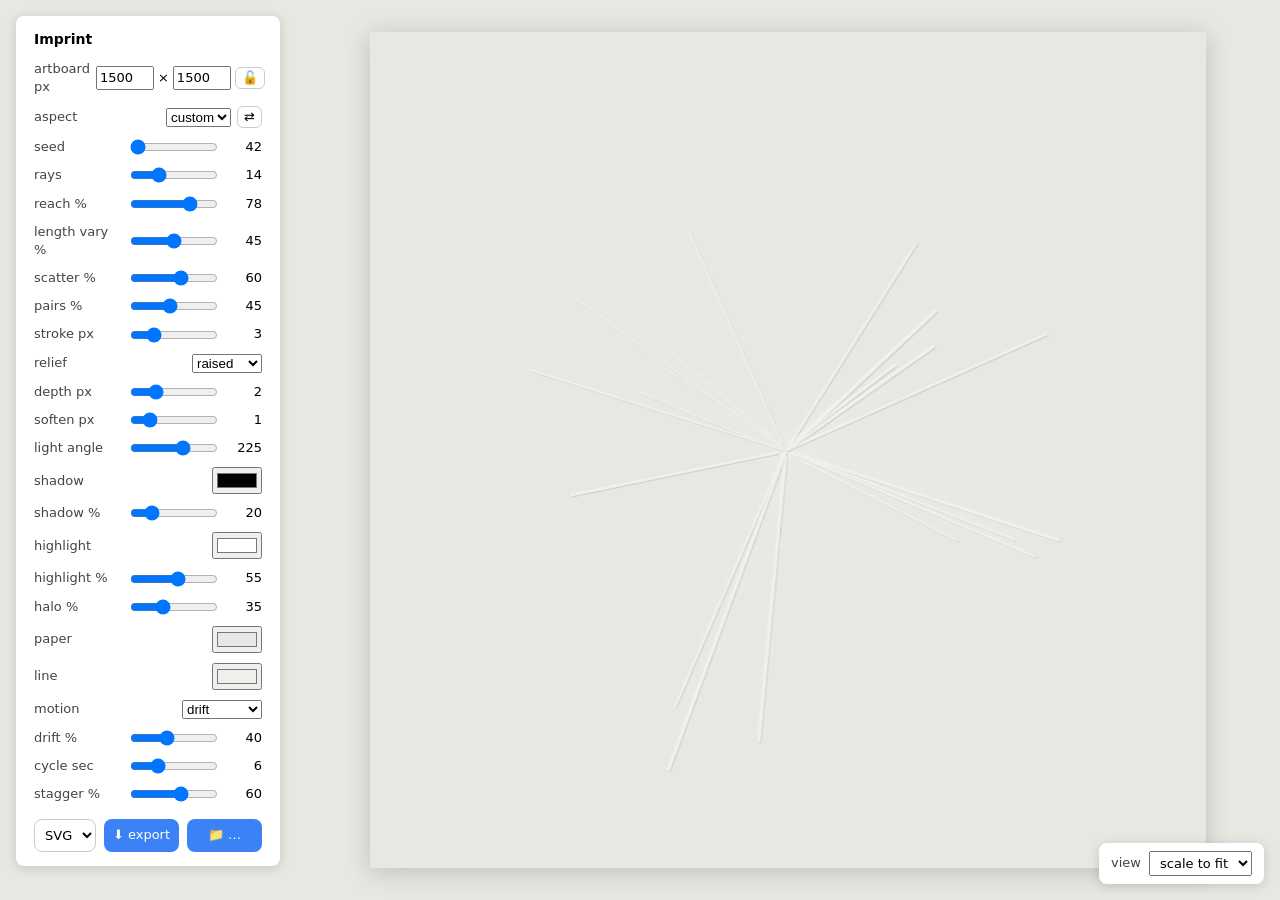
<file: tools/imprint.html>
<!doctype html>
<html lang="en">
<meta charset="utf-8">
<title>Imprint — embossed burst generator</title>
<style>
  html, body { height: 100%; overflow: hidden; }
  body { font: 13px/1.4 system-ui, sans-serif; margin: 0; display: flex; background: #e9e7e2; }
  #panel { width: 264px; margin: 16px; padding: 14px 18px; background: #fff; border-radius: 8px;
           box-shadow: 0 2px 12px rgba(0,0,0,.15); box-sizing: border-box; flex-shrink: 0;
           align-self: flex-start; max-height: calc(100vh - 32px); overflow-y: auto; }
  #panel label { display: grid; grid-template-columns: 90px 1fr 38px; align-items: center; margin: 10px 0; gap: 6px; }
  #panel label span:first-child { color: #444; }
  #panel input[type=range] { width: 100%; min-width: 0; margin: 0; }
  #panel input[type=color], #panel select, #panel input[type=checkbox] { justify-self: end; grid-column: 2 / 4; }
  #panel output { text-align: right; font-variant-numeric: tabular-nums; }
  #stage { flex: 1; display: flex; overflow: auto; padding: 32px; }
  #stage svg { display: block; margin: auto; flex-shrink: 0; box-shadow: 0 4px 24px rgba(0,0,0,.18); }
  #panel input[type=number] { width: 58px; box-sizing: border-box; font: inherit; }
  #viewbox { position: fixed; right: 16px; bottom: 16px; display: flex; align-items: center; gap: 8px;
             background: #fff; border-radius: 8px; padding: 8px 12px; box-shadow: 0 2px 12px rgba(0,0,0,.15); }
  #viewbox span { color: #444; }
  #viewbox select { font: inherit; padding: 3px 6px; }
  .btns { display: flex; gap: 8px; margin-top: 16px; }
  .btns a { flex: 1; text-align: center; padding: 7px 0; border-radius: 8px; background: #3b82f6; color: #fff; text-decoration: none; cursor: pointer; }
  .btns select { font: inherit; padding: 4px 6px; border-radius: 8px; border: 1px solid #ccc; background: #fff; }
  h1 { font-size: 14px; margin: 0 0 6px; }
</style>
<meta name="viewport" content="width=device-width, initial-scale=1, viewport-fit=cover">
<link rel="stylesheet" href="mobile.css">
<body>
<div id="panel">
  <h1>Imprint</h1>
  <div id="controls"></div>
  <div class="btns">
    <select id="fmt" title="file type"></select>
    <a id="dl">⬇ export</a>
    <a id="dldir" title="choose export folder">📁 …</a>
  </div>
</div>
<div id="stage"></div>
<div id="viewbox">
  <span>view</span>
  <select id="zoom">
    <option value="fit">scale to fit</option>
    <option>10%</option><option>25%</option><option>50%</option><option>75%</option>
    <option>100%</option><option>150%</option><option>200%</option>
  </select>
</div>
<script src="export.js"></script>
<script src="zoom.js"></script>
<script src="mobile.js"></script>
<script src="sliders.js"></script>
<script>
// ---------- parameters ----------
const DEFS = [
  ["seed",    "range", {min: 1, max: 9999, step: 1, value: 42}],
  ["rays",    "range", {min: 3, max: 40, step: 1, value: 14}],
  ["length",  "range", {min: 20, max: 100, step: 1, value: 78, label: "reach %"}],
  ["vary",    "range", {min: 0, max: 90, step: 5, value: 45, label: "length vary %"}],
  ["scatter", "range", {min: 0, max: 100, step: 5, value: 60, label: "scatter %"}],
  ["pairs",   "range", {min: 0, max: 100, step: 5, value: 45, label: "pairs %"}],
  ["stroke",  "range", {min: 0.5, max: 12, step: 0.5, value: 3, label: "stroke px"}],
  ["relief",  "select", {options: ["raised", "pressed"], value: "raised"}],
  ["depth",   "range", {min: 0, max: 8, step: 0.5, value: 2, label: "depth px"}],
  ["soften",  "range", {min: 0, max: 6, step: 0.25, value: 1, label: "soften px"}],
  ["light",   "range", {min: 0, max: 360, step: 5, value: 225, label: "light angle"}],
  ["shadow",  "color", {value: "#000000", label: "shadow"}],
  ["shadowO", "range", {min: 0, max: 100, step: 5, value: 20, label: "shadow %"}],
  ["glow",    "color", {value: "#ffffff", label: "highlight"}],
  ["glowO",   "range", {min: 0, max: 100, step: 5, value: 55, label: "highlight %"}],
  ["halo",    "range", {min: 0, max: 100, step: 5, value: 35, label: "halo %"}],
  ["paper",   "color", {value: "#e9e7e3", label: "paper"}],
  ["line",    "color", {value: "#f1efeb", label: "line"}],
  ["motion",  "select", {options: ["none", "drift", "grow in", "grow loop"], value: "drift"}],
  ["drift",   "range", {min: 0, max: 100, step: 5, value: 40, label: "drift %"}],
  ["speed",   "range", {min: 0.5, max: 20, step: 0.5, value: 6, label: "cycle sec"}],
  ["stagger", "range", {min: 0, max: 100, step: 5, value: 60, label: "stagger %"}]
];
const p = {};
const saved = JSON.parse(localStorage.getItem("imprint") || "{}");
const controls = document.getElementById("controls");

// ---------- artboard size (exact pixels) ----------
p.wpx = +saved.wpx || 1500;
p.hpx = +saved.hpx || 1500;
{
  const wIn = Object.assign(document.createElement("input"), {type: "number", min: 100, max: 8000, value: p.wpx});
  const hIn = Object.assign(document.createElement("input"), {type: "number", min: 100, max: 8000, value: p.hpx});
  const preset = document.createElement("select");
  for (const o of ["custom", "1:1", "2:3", "3:4", "4:5", "9:16"]) preset.append(new Option(o, o));
  const swap = Object.assign(document.createElement("button"), {textContent: "⇄", title: "swap width/height"});
  swap.style.cssText = "font:inherit;border:1px solid #ccc;background:#fff;border-radius:6px;cursor:pointer";
  p.lock = saved.lock ?? false;
  const lock = Object.assign(document.createElement("button"), {title: "lock aspect ratio"});
  lock.style.cssText = "font:inherit;border:1px solid #ccc;background:#fff;border-radius:6px;cursor:pointer";
  const drawLock = () => { lock.textContent = p.lock ? "🔒" : "🔓"; lock.style.background = p.lock ? "#eef" : "#fff"; };
  drawLock();
  lock.addEventListener("click", () => { p.lock = !p.lock; drawLock(); localStorage.setItem("imprint", JSON.stringify(p)); });

  const sizeRow = document.createElement("label");
  sizeRow.style.cssText = "display:flex;justify-content:space-between;align-items:center";
  sizeRow.innerHTML = "<span>artboard px</span>";
  const sizeBox = document.createElement("span");
  sizeBox.style.cssText = "display:flex;align-items:center;gap:4px";
  sizeBox.append(wIn, "×", hIn, lock);
  sizeRow.append(sizeBox);

  const presetRow = document.createElement("label");
  presetRow.innerHTML = "<span>aspect</span>";
  const presetBox = document.createElement("span");
  presetBox.style.cssText = "display:flex;align-items:center;gap:6px;grid-column:2/4;justify-self:end";
  presetBox.append(preset, swap);
  presetRow.append(presetBox);

  let ratio = p.hpx / p.wpx;                     // locked aspect, frozen at lock time
  lock.addEventListener("click", () => { if (p.lock) ratio = p.hpx / p.wpx; });
  const apply = soft => {
    p.wpx = Math.max(100, Math.min(8000, +wIn.value || p.wpx));
    p.hpx = Math.max(100, Math.min(8000, +hIn.value || p.hpx));
    if (!soft) { wIn.value = p.wpx; hIn.value = p.hpx; ratio = p.hpx / p.wpx; }
    render();                                    // render() persists — saves on every keystroke
  };
  const onEdit = (src, other, factor) => soft => {
    if (p.lock) other.value = Math.round((+src.value || 100) * factor());
    else preset.value = "custom";
    apply(soft);
  };
  const wEdit = onEdit(wIn, hIn, () => ratio), hEdit = onEdit(hIn, wIn, () => 1 / ratio);
  wIn.addEventListener("input", () => wEdit(true));    // live: saves while typing, no clamp-fight
  wIn.addEventListener("change", () => wEdit(false));  // commit: normalize the field
  hIn.addEventListener("input", () => hEdit(true));
  hIn.addEventListener("change", () => hEdit(false));
  preset.addEventListener("input", () => {
    if (preset.value === "custom") return;
    const [a, b] = preset.value.split(":").map(Number);
    hIn.value = Math.round(p.wpx * b / a);   // width is the anchor
    apply();
  });
  swap.addEventListener("click", () => {
    [wIn.value, hIn.value] = [hIn.value, wIn.value];
    preset.value = "custom";
    apply();
  });
  controls.append(sizeRow, presetRow);
}

for (const [key, type, opt] of DEFS) {
  p[key] = key in saved ? saved[key] : opt.value;
  if (type === "select" && !opt.options.includes(p[key])) p[key] = opt.value;  // stale saved value
  const label = document.createElement("label");
  const name = document.createElement("span");
  name.textContent = opt.label || key;
  label.append(name);
  let input;
  if (type === "select") {
    input = document.createElement("select");
    for (const o of opt.options) input.append(new Option(o, o, o === p[key], o === p[key]));
  } else {
    input = document.createElement("input");
    input.type = type;
    if (type === "range") { Object.assign(input, {min: opt.min, max: opt.max, step: opt.step}); input.dataset.def = opt.value; }
    input.value = p[key];
  }
  label.append(input);
  let out;
  if (type === "range") { out = document.createElement("output"); out.value = p[key]; label.append(out); }
  input.addEventListener("input", () => {
    p[key] = type === "range" ? +input.value : input.value;
    if (out) out.value = input.value;
    render();
  });
  controls.append(label);
}

// ---------- generator ----------
function makeSVG() {
  const W = p.wpx, H = p.hpx;
  const mulberry = s => () => {
    s |= 0; s = (s + 0x6D2B79F5) | 0;
    let t = Math.imul(s ^ (s >>> 15), 1 | s);
    t = (t + Math.imul(t ^ (t >>> 7), 61 | t)) ^ t;
    return ((t ^ (t >>> 14)) >>> 0) / 4294967296;
  };
  const rnd = mulberry(p.seed), rnd2 = mulberry(p.seed * 31 + 7);
  const f = n => +n.toFixed(2);
  const R = Math.min(W, H) / 2, cx = W / 2, cy = H / 2;

  // emboss: two opposing drop shadows; the dark one falls away from the light.
  // Shadow and highlight each carry their own color + opacity, so the relief
  // stays legible on any paper/line combination (tinted shadow, colored glow …).
  const th = p.light * Math.PI / 180;
  const dxL = f(Math.cos(th) * p.depth), dyL = f(Math.sin(th) * p.depth);   // toward light
  const rai = p.relief === "raised" ? 1 : -1;
  const defs = `<defs>`
    + `<filter id="emb" x="-50%" y="-50%" width="200%" height="200%">`
    + `<feDropShadow dx="${f(-dxL * rai)}" dy="${f(-dyL * rai)}" stdDeviation="${f(p.soften)}" flood-color="${p.shadow}" flood-opacity="${f(p.shadowO / 100)}"/>`
    + `<feDropShadow dx="${f(dxL * rai)}" dy="${f(dyL * rai)}" stdDeviation="${f(p.soften)}" flood-color="${p.glow}" flood-opacity="${f(p.glowO / 100)}"/>`
    + `</filter>`
    + `<filter id="soft" x="-100%" y="-100%" width="300%" height="300%">`
    + `<feGaussianBlur stdDeviation="${f(R * 0.02)}"/></filter></defs>`;

  // rays: even fan, scattered; pairs = shorter near-parallel companion strokes
  const rays = [];
  for (let i = 0; i < p.rays; i++) {
    const a = (i / p.rays) * 2 * Math.PI + (rnd() - 0.5) * 2 * Math.PI * (p.scatter / 100);
    const len = R * (p.length / 100) * (1 - rnd() * p.vary / 100);
    const r0 = R * 0.02 * rnd();
    const w = p.stroke * (0.6 + rnd() * 0.8);
    rays.push({a, r0, len, w, off: 0, main: true});
    if (rnd() < p.pairs / 100)
      rays.push({a: a + (rnd() - 0.5) * 0.06, r0: r0 + len * 0.15 * rnd(),
                 len: len * (0.5 + rnd() * 0.45), w: w * 0.8, off: (rnd() - 0.5) * p.stroke * 6});
  }

  const halos = [], strokes = [];
  const loop = p.motion === "grow loop", growing = loop || p.motion === "grow in";
  const dur = f(p.speed);
  const amp = R * 0.12 * (p.drift / 100);
  // drift: one scalar attribute wanders through two waypoints and returns —
  // start = end, so the loop is seamless at any stagger offset
  const wob = (attr, base, a) => `<animate attributeName="${attr}"`
    + ` values="${f(base)};${f(base + (rnd2() * 2 - 1) * a)};${f(base + (rnd2() * 2 - 1) * a)};${f(base)}"`
    + ` keyTimes="0;0.33;0.66;1" calcMode="spline" keySplines=".4 0 .6 1;.4 0 .6 1;.4 0 .6 1"`
    + ` dur="${dur}s" begin="${f(-rnd2() * p.speed * (p.stagger / 100))}s" repeatCount="indefinite"/>`;
  for (const r of rays) {
    const ux = Math.cos(r.a), uy = Math.sin(r.a);
    const x1 = f(cx + ux * r.r0 - uy * r.off), y1 = f(cy + uy * r.r0 + ux * r.off);
    const x2 = f(cx + ux * r.len - uy * r.off), y2 = f(cy + uy * r.len + ux * r.off);
    const L = f(Math.hypot(x2 - x1, y2 - y1));
    let anim = "", dash = "";
    if (growing) {
      // grow: dashoffset slides from full length to 0 — the ray draws outward
      anim = `<animate attributeName="stroke-dashoffset" values="${L};0;0" keyTimes="0;0.6;1"`
        + ` calcMode="spline" keySplines=".16 1 .3 1;0 0 1 1" dur="${dur}s"`
        + ` begin="${f(rnd2() * p.speed * (p.stagger / 100) * (loop ? -1 : 1))}s"`
        + (loop ? ` repeatCount="indefinite"` : ` fill="freeze"`) + `/>`;
      dash = ` stroke-dasharray="${L}" stroke-dashoffset="${L}"`;
    } else if (p.motion === "drift" && amp) {
      anim = wob("x2", x2, amp) + wob("y2", y2, amp);   // tips wander
    }
    if (r.main && p.halo)
      halos.push(`<line x1="${x1}" y1="${y1}" x2="${x2}" y2="${y2}" stroke="${p.glow}"`
        + ` stroke-width="${f(r.w * 12)}" opacity="${f(p.halo / 100 * 0.14)}">`
        + (growing ? "" : anim) + `</line>`);   // halo tips follow the stroke's drift
    strokes.push(`<line x1="${x1}" y1="${y1}" x2="${x2}" y2="${y2}" stroke="${p.line}"`
      + ` stroke-width="${f(r.w)}"${dash}>${anim}</line>`);
  }

  // drift: the whole burst's origin wanders too, on a slower unsynced loop
  const ctr = () => `${f((rnd2() * 2 - 1) * amp * 0.6)} ${f((rnd2() * 2 - 1) * amp * 0.6)}`;
  const centerAnim = p.motion === "drift" && amp
    ? `<animateTransform attributeName="transform" type="translate"`
      + ` values="0 0;${ctr()};${ctr()};0 0" keyTimes="0;0.33;0.66;1"`
      + ` calcMode="spline" keySplines=".4 0 .6 1;.4 0 .6 1;.4 0 .6 1"`
      + ` dur="${f(p.speed * 1.7)}s" repeatCount="indefinite"/>`
    : "";
  // filters live on the two groups, not on the lines — while drifting, the
  // browser re-renders every filter surface every frame, so this is 2 passes
  // instead of one per line/halo (the difference between smooth and lag)
  const svg = `<svg xmlns="http://www.w3.org/2000/svg" width="${W}" height="${H}" viewBox="0 0 ${W} ${H}">`
    + defs + `<rect width="${W}" height="${H}" fill="${p.paper}"/>`
    + `<g>${centerAnim}<g filter="url(#soft)">${halos.join("")}</g>`
    + `<g filter="url(#emb)">${strokes.join("")}</g></g></svg>`;
  return {w: W, h: H, svg};
}

// ---------- render + export ----------
const stage = document.getElementById("stage");
const zoomEl = document.getElementById("zoom");
p.zoom = saved.zoom === "fit" || typeof saved.zoom === "number" ? saved.zoom : "fit";
let art;
const view = createZoom({
  stage, select: zoomEl, zoom: p.zoom,
  size: () => ({w: art.w, h: art.h}),
  onChange: z => { p.zoom = z; localStorage.setItem("imprint", JSON.stringify(p)); },
});
function render() {
  localStorage.setItem("imprint", JSON.stringify(p));
  art = makeSVG();
  stage.innerHTML = art.svg;
  view.apply();
}
wireExport({
  SVG: () => saveAs(`imprint-${p.seed}.svg`, svgBlob(art.svg)),
  PNG: async () => saveAs(`imprint-${p.seed}.png`, await svgToPNG(art.svg, art.w, art.h)),
});
render();

// self-check: deterministic output for fixed params
console.assert(makeSVG().svg === makeSVG().svg, "generator must be deterministic");
</script>
</body>
</html>
</file>
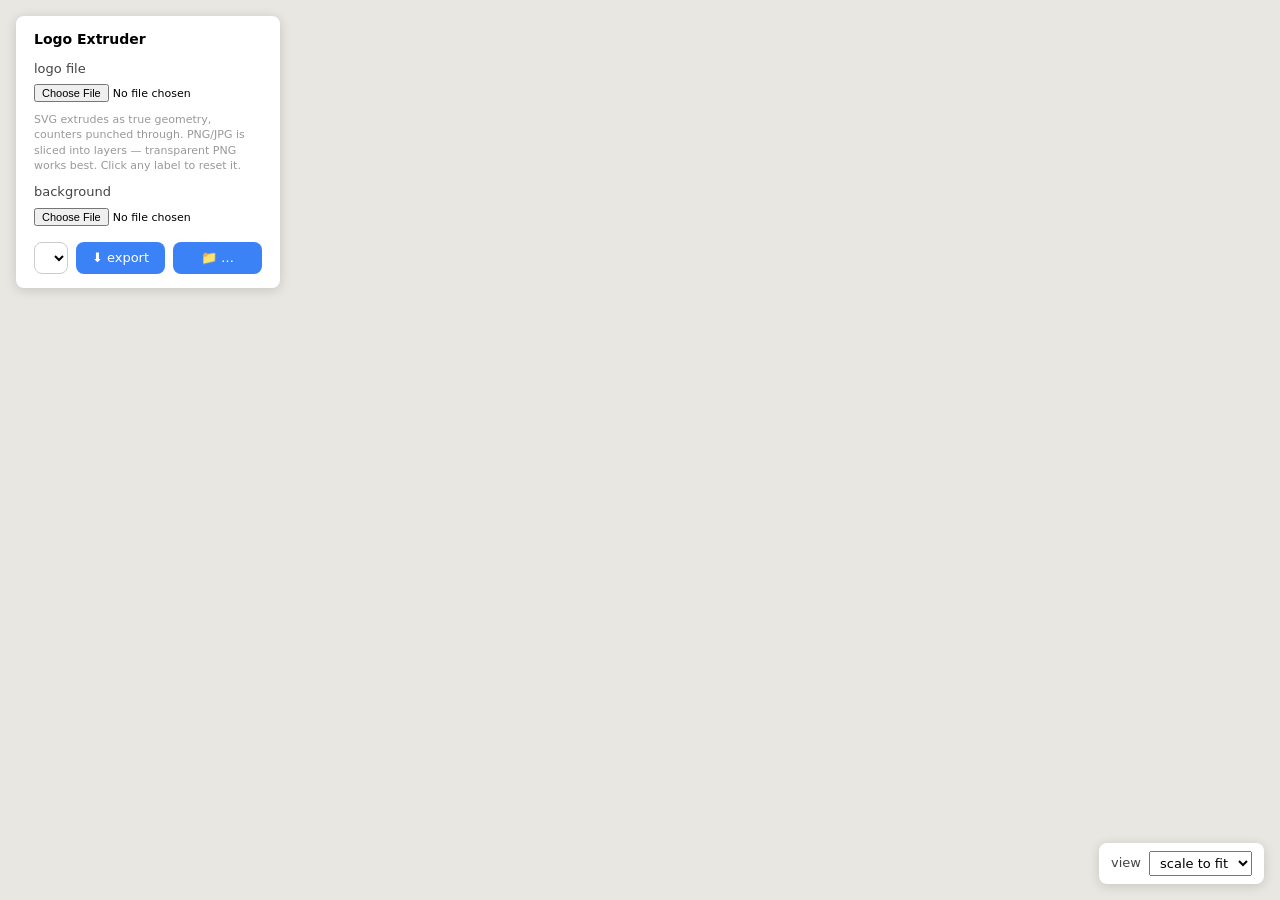
<file: tools/logo-extruder.html>
<!doctype html>
<html lang="en">
<meta charset="utf-8">
<title>Logo Extruder — 2D logo to spinning 3D</title>
<style>
  html, body { height: 100%; overflow: hidden; }
  body { font: 13px/1.4 system-ui, sans-serif; margin: 0; display: flex; background: #e9e7e2; }
  #panel { width: 264px; margin: 16px; padding: 14px 18px; background: #fff; border-radius: 8px;
           box-shadow: 0 2px 12px rgba(0,0,0,.15); box-sizing: border-box; flex-shrink: 0;
           align-self: flex-start; max-height: calc(100vh - 32px); overflow-y: auto; }
  #panel label { display: grid; grid-template-columns: 90px 1fr 38px; align-items: center; margin: 10px 0; gap: 6px; }
  #panel label span:first-child { color: #444; }
  #panel input[type=range] { width: 100%; min-width: 0; margin: 0; }
  #panel input[type=color], #panel select, #panel input[type=checkbox] { justify-self: end; grid-column: 2 / 4; }
  #panel input[type=file] { grid-column: 1 / 3; width: 100%; min-width: 0; font: inherit; font-size: 11px; }
  #panel .clear { grid-column: 3 / 4; justify-self: end; font: inherit; line-height: 1;
                  padding: 3px 7px; border: 1px solid #ccc; border-radius: 6px;
                  background: #fff; color: #444; cursor: pointer; }
  #panel .clear:hover:not(:disabled) { background: #fdecec; border-color: #e58; color: #c00; }
  #panel .clear:disabled { opacity: .3; cursor: default; }
  #panel output { text-align: right; font-variant-numeric: tabular-nums; }
  #panel input[type=number] { width: 58px; box-sizing: border-box; font: inherit; }
  #panel hr { border: none; border-top: 1px solid #e5e2dc; margin: 14px 0 6px; }
  #panel .reset { cursor: pointer; }
  #panel .reset:hover { color: #3b82f6; text-decoration: underline dotted; }
  #panel label.changed span:first-child { color: #1c1c1c; font-weight: 600; }
  #panel label.changed span:first-child::after { content: " •"; color: #3b82f6; }
  #panel .hint { color: #999; font-size: 11px; margin: 2px 0 0; }
  #stage { flex: 1; display: flex; padding: 32px; overflow: auto; }
  #stage canvas { display: block; margin: auto; flex-shrink: 0;
                  box-shadow: 0 4px 24px rgba(0,0,0,.18); }
  #viewbox { position: fixed; right: 16px; bottom: 16px; display: flex; align-items: center; gap: 8px;
             background: #fff; border-radius: 8px; padding: 8px 12px; box-shadow: 0 2px 12px rgba(0,0,0,.15); }
  #viewbox span { color: #444; }
  #viewbox select { font: inherit; padding: 3px 6px; }
  .btns { display: flex; gap: 8px; margin-top: 16px; }
  .btns a { flex: 1; text-align: center; padding: 7px 0; border-radius: 8px; background: #3b82f6;
            color: #fff; text-decoration: none; cursor: pointer; }
  .btns select { font: inherit; padding: 4px 6px; border-radius: 8px; border: 1px solid #ccc; background: #fff; }
  h1 { font-size: 14px; margin: 0 0 6px; }
</style>
<meta name="viewport" content="width=device-width, initial-scale=1, viewport-fit=cover">
<link rel="stylesheet" href="mobile.css">
<body>
<div id="panel">
  <h1>Logo Extruder</h1>
  <label><span>logo file</span><input id="logo" type="file" accept=".svg,image/*"></label>
  <p class="hint" id="logohint">SVG extrudes as true geometry, counters punched through. PNG/JPG is sliced into layers — transparent PNG works best. Click any label to reset it.</p>
  <label><span>background</span><input id="bgimg" type="file" accept="image/*"></label>
  <div id="controls"></div>
  <div class="btns">
    <select id="fmt" title="file type"></select>
    <a id="dl">⬇ export</a>
    <a id="dldir" title="choose export folder">📁 …</a>
  </div>
</div>
<div id="stage"></div>
<div id="viewbox">
  <span>view</span>
  <select id="zoom">
    <option value="fit">scale to fit</option>
    <option>25%</option><option>50%</option><option>100%</option><option>200%</option><option>400%</option>
  </select>
</div>
<script src="export.js"></script>
<script src="zoom.js"></script>
<script src="mobile.js"></script>
<script src="sliders.js"></script>
<script type="module">
import * as THREE from "https://esm.sh/three@0.160.0";
import { SVGLoader } from "https://esm.sh/three@0.160.0/examples/jsm/loaders/SVGLoader.js";

// ---------- parameters ----------
const DEFS = [
  ["depth",    "range",  {min: 0, max: 60, step: 1, value: 12, label: "depth %"}],
  ["bevel",    "range",  {min: 0, max: 10, step: 0.5, value: 1, label: "bevel %"}],
  ["holes",    "select", {options: ["auto", "evenodd", "nonzero"], value: "auto", label: "counters"}],
  ["slices",   "range",  {min: 8, max: 160, step: 4, value: 64, label: "img slices"}],
  ["keyWhite", "range",  {min: 0, max: 100, step: 5, value: 0, label: "key white %"}],
  ["color",    "color",  {value: "#c9a227", label: "logo"}],
  ["metal",    "range",  {min: 0, max: 100, step: 5, value: 80, label: "metal %"}],
  ["rough",    "range",  {min: 0, max: 100, step: 5, value: 25, label: "rough %"}],
  ["tint",     "checkbox", {value: false, label: "tint image"}],
  ["bg",       "color",  {value: "#1c1c1c", label: "backdrop"}],
  ["light",    "range",  {min: 0, max: 360, step: 5, value: 40, label: "light angle"}],
  ["power",    "range",  {min: 0, max: 300, step: 10, value: 160, label: "light %"}],
  ["motion",   "select", {options: ["spin", "rock", "orbit"], value: "spin"}],
  ["spinX",    "range",  {min: -180, max: 180, step: 5, value: 0, label: "x °/s"}],
  ["spinY",    "range",  {min: -180, max: 180, step: 5, value: 45, label: "y °/s"}],
  ["spinZ",    "range",  {min: -180, max: 180, step: 5, value: 0, label: "z °/s"}],
  ["bob",      "range",  {min: 0, max: 60, step: 5, value: 0, label: "bob %"}],
  ["persp",    "range",  {min: 10, max: 70, step: 1, value: 35, label: "lens °"}],
  ["cycle",    "range",  {min: 1, max: 20, step: 0.5, value: 8, label: "cycle sec"}],
  ["fps",      "range",  {min: 5, max: 30, step: 5, value: 20, label: "gif fps"}]
];
const p = {};
const saved = JSON.parse(localStorage.getItem("logo-extruder") || "{}");
const controls = document.getElementById("controls");

// ---------- canvas size ----------
p.wpx = +saved.wpx || 1200;
p.hpx = +saved.hpx || 1200;
{
  const wIn = Object.assign(document.createElement("input"), {type: "number", min: 100, max: 4000, value: p.wpx});
  const hIn = Object.assign(document.createElement("input"), {type: "number", min: 100, max: 4000, value: p.hpx});
  const row = document.createElement("label");
  row.style.cssText = "display:flex;justify-content:space-between;align-items:center";
  row.innerHTML = "<span>canvas px</span>";
  const box = document.createElement("span");
  box.style.cssText = "display:flex;align-items:center;gap:4px";
  box.append(wIn, "×", hIn);
  row.append(box);
  const apply = () => {
    p.wpx = Math.max(100, Math.min(4000, +wIn.value || p.wpx));
    p.hpx = Math.max(100, Math.min(4000, +hIn.value || p.hpx));
    resize(); save();
  };
  wIn.addEventListener("input", apply);
  hIn.addEventListener("input", apply);
  controls.append(row);
}

for (const [key, type, opt] of DEFS) {
  p[key] = key in saved ? saved[key] : opt.value;
  if (type === "select" && !opt.options.includes(p[key])) p[key] = opt.value;
  const label = document.createElement("label");
  const name = document.createElement("span");
  name.textContent = opt.label || key;
  label.append(name);
  let input;
  if (type === "select") {
    input = document.createElement("select");
    for (const o of opt.options) input.append(new Option(o, o, o === p[key], o === p[key]));
  } else {
    input = document.createElement("input");
    input.type = type;
    if (type === "range") { Object.assign(input, {min: opt.min, max: opt.max, step: opt.step}); input.dataset.def = opt.value; }
    if (type === "checkbox") input.checked = p[key]; else input.value = p[key];
  }
  label.append(input);
  let out;
  if (type === "range") { out = document.createElement("output"); out.value = p[key]; label.append(out); }

  const apply = () => {
    save();
    if (["depth", "bevel", "holes", "slices", "keyWhite", "tint"].includes(key)) build(); else style();
  };
  // one writer for both the slider and the reset — keeps p, the input and the readout in step
  const set = v => {
    p[key] = v;
    if (type === "checkbox") input.checked = v; else input.value = v;
    if (out) out.value = v;
    label.classList.toggle("changed", v !== opt.value);
  };
  set(p[key]);
  input.addEventListener("input", () => {
    set(type === "range" ? +input.value : type === "checkbox" ? input.checked : input.value);
    apply();
  });
  // click the name or the value to put this one control back to its default
  const reset = () => { if (p[key] !== opt.value) { set(opt.value); apply(); } };
  for (const hit of [name, out]) {
    if (!hit) continue;
    hit.classList.add("reset");
    hit.title = `reset to ${opt.value}`;
    hit.addEventListener("click", reset);
  }
  controls.append(label);
}
const save = () => localStorage.setItem("logo-extruder", JSON.stringify(p));

// ---------- scene ----------
const stage = document.getElementById("stage");
const renderer = new THREE.WebGLRenderer({antialias: true, preserveDrawingBuffer: true});
renderer.outputColorSpace = THREE.SRGBColorSpace;
stage.append(renderer.domElement);
p.zoom = saved.zoom === "fit" || typeof saved.zoom === "number" ? saved.zoom : "fit";
const view = createZoom({
  stage, select: document.getElementById("zoom"), zoom: p.zoom,
  size: () => ({w: p.wpx, h: p.hpx}),
  onChange: z => { p.zoom = z; save(); },
});
const scene = new THREE.Scene();
const camera = new THREE.PerspectiveCamera(p.persp, 1, 0.01, 100);
const pivot = new THREE.Group();            // rotates
const inner = new THREE.Group();            // holds centered geometry
pivot.add(inner);
scene.add(pivot);
const key = new THREE.DirectionalLight(0xffffff, 2);
const fill = new THREE.DirectionalLight(0xffffff, 0.6);
fill.position.set(-1, -0.5, -1);
scene.add(key, fill, new THREE.AmbientLight(0xffffff, 0.5));

let source = null;      // {kind:"svg", text} | {kind:"img", image}
let bgTexture = null;
let material = new THREE.MeshStandardMaterial({side: THREE.DoubleSide});

function resize() {
  renderer.setPixelRatio(1);                 // buffer == export pixels
  renderer.setSize(p.wpx, p.hpx, false);     // false = leave the CSS size to the zoom module
  camera.aspect = p.wpx / p.hpx;
  camera.updateProjectionMatrix();
  fitBackground();
  view.apply();
}

// Background = cover, not stretch. The background pass copies the texture's matrix straight
// into its uvTransform, so cropping is just repeat/offset: shrink the sampled window on the
// overflowing axis and centre it. Wrapping stays ClampToEdge — the window never leaves 0..1.
function fitBackground() {
  const img = bgTexture?.image;
  if (!img) return;
  const f = (img.width / img.height) / (p.wpx / p.hpx);   // >1 image is wider than the artboard
  bgTexture.repeat.set(f > 1 ? 1 / f : 1, f > 1 ? 1 : f);
  bgTexture.offset.set(f > 1 ? (1 - 1 / f) / 2 : 0, f > 1 ? 0 : (1 - f) / 2);
}

function style() {
  material.color.set(source?.kind === "img" && !p.tint ? "#ffffff" : p.color);
  material.metalness = p.metal / 100;
  material.roughness = p.rough / 100;
  fitBackground();
  scene.background = bgTexture || new THREE.Color(p.bg);
  const a = p.light * Math.PI / 180;
  key.position.set(Math.cos(a), Math.sin(a), 1);
  key.intensity = p.power / 100 * 2;
  camera.fov = p.persp;
  camera.updateProjectionMatrix();
  save();
}

// image → texture, optionally keying near-white pixels to transparent
function imageTexture(image) {
  const c = document.createElement("canvas");
  c.width = image.naturalWidth; c.height = image.naturalHeight;
  const ctx = c.getContext("2d", {willReadFrequently: true});
  ctx.drawImage(image, 0, 0);
  if (p.keyWhite > 0) {
    const cut = 255 - (p.keyWhite / 100) * 255;      // 100% keys everything above black
    const d = ctx.getImageData(0, 0, c.width, c.height);
    for (let i = 0; i < d.data.length; i += 4) {
      const lum = 0.299 * d.data[i] + 0.587 * d.data[i + 1] + 0.114 * d.data[i + 2];
      if (lum >= cut) d.data[i + 3] = 0;
    }
    ctx.putImageData(d, 0, 0);
  }
  const tex = new THREE.CanvasTexture(c);
  tex.colorSpace = THREE.SRGBColorSpace;
  return tex;
}

// ---------- svg → shapes (counterspace) ----------
// SVGLoader decides holes with a scanline that only compares subpaths inside ONE <path>, and
// its nonzero branch needs the counter to wind against its glyph. Real logos break both ways:
// counters exported in the same winding, or split into their own element.
//
// "auto" ignores winding and element structure and asks the only question that matters:
// is this ring geometrically INSIDE another? Nesting depth then gives parity — depth 1 = counter,
// depth 2 = island inside the counter. Overlapping glyphs contain each other nowhere, so they
// stay solid and simply union, instead of punching a hole through the overlap.

// ray cast, counting crossings of the ring's edges to the left of the point
function inRing(pt, ring) {
  let hit = false;
  for (let i = 0, j = ring.length - 1; i < ring.length; j = i++) {
    const a = ring[i], b = ring[j];
    if ((a.y > pt.y) !== (b.y > pt.y) &&
        pt.x < (b.x - a.x) * (pt.y - a.y) / (b.y - a.y) + a.x) hit = !hit;
  }
  return hit;
}

// A ring is inside another when most of its vertices are — a majority vote rides out the
// vertices that land exactly on a shared edge in tightly kerned or touching outlines.
function ringInside(inner, outer) {
  let n = 0, votes = 0;
  for (let i = 0; i < inner.length; i += Math.max(1, Math.ceil(inner.length / 9))) {
    votes++;
    if (inRing(inner[i], outer)) n++;
  }
  return n * 2 > votes;
}

function svgShapes(text, rule = p.holes) {
  const paths = new SVGLoader().parse(text).paths;
  const subs = paths.flatMap(path => path.subPaths);
  if (rule !== "auto") {                       // legacy SVGLoader behaviour, kept as an escape hatch
    const merged = new THREE.ShapePath();
    merged.subPaths = subs;
    merged.userData = {style: {fillRule: rule}};
    return SVGLoader.createShapes(merged);
  }

  // Keep each ring tagged with the <path> element it came from — that tag is what separates a
  // backdrop from a glyph below.
  const items = paths.flatMap((path, pi) => path.subPaths.map(sp => ({pts: sp.getPoints(12), pi})))
                     .filter(it => it.pts.length > 2);

  // Duplicate artwork. Logos are routinely saved with the outline stacked twice — a light copy
  // over a dark one, or a compound path kept beside its released parts. Two coincident rings
  // each report "inside" the other, which corrupts every nesting depth downstream: the glyph
  // body lands at depth 1 and becomes a hole, its counters reach depth 2 and come back solid.
  // Same footprint, same area = same ring, so keep one. Compared with a tolerance because the
  // copies are usually redrawn rather than cloned (areas here differ by ~1 unit in 20000).
  const bbox = pts => {
    let minX = Infinity, minY = Infinity, maxX = -Infinity, maxY = -Infinity;
    for (const q of pts) {
      minX = Math.min(minX, q.x); maxX = Math.max(maxX, q.x);
      minY = Math.min(minY, q.y); maxY = Math.max(maxY, q.y);
    }
    return {minX, minY, maxX, maxY, w: maxX - minX, h: maxY - minY};
  };
  for (const it of items) { it.box = bbox(it.pts); it.area = Math.abs(THREE.ShapeUtils.area(it.pts)); }
  let merged = 0;
  for (let i = items.length - 1; i > 0; i--) {
    const a = items[i];
    const tol = 0.01 * Math.max(a.box.w, a.box.h);
    const twin = items.findIndex((b, j) => j < i
      && Math.abs(a.box.minX - b.box.minX) <= tol && Math.abs(a.box.maxX - b.box.maxX) <= tol
      && Math.abs(a.box.minY - b.box.minY) <= tol && Math.abs(a.box.maxY - b.box.maxY) <= tol
      && Math.abs(a.area - b.area) <= 0.02 * Math.max(a.area, b.area));
    if (twin >= 0) { items.splice(i, 1); merged++; }
  }

  // Backdrop plates. SVGLoader has no clipPath case, so a <clipPath><rect/></clipPath> not
  // tucked inside <defs> is parsed as a real full-artboard rectangle — as are literal background
  // rects. Such a ring encloses every glyph, and parity then inverts the whole logo: glyphs
  // become holes punched in the plate, their counters come back as solid blobs.
  //
  // Geometry alone can't tell that plate from a rectangular 'B' holding two counters. The source
  // element can: counters are subpaths of the SAME <path> as their glyph, a plate is its own
  // element. So a ring is a backdrop when it contains every other ring, all of them belong to
  // other elements, and there are at least two — an 'O' whose counter was exported separately
  // contains just one, and must stay a glyph.
  let dropped = 0;
  for (let again = true; again && items.length > 2; ) {
    const i = items.findIndex((r, ri) =>
      items.every((o, j) => j === ri || (o.pi !== r.pi && ringInside(o.pts, r.pts))));
    again = i >= 0;
    if (again) { items.splice(i, 1); dropped++; }
  }
  const rings = items.map(it => it.pts);

  // ponytail: O(n²) containment over rings, fine for a logo's few hundred; bbox prefilter if a
  // map-sized SVG ever lands here.
  const inside = rings.map((ring, i) => rings.flatMap((o, j) => j !== i && ringInside(ring, o) ? [j] : []));
  const depth = inside.map(c => c.length);
  const area = rings.map(r => Math.abs(THREE.ShapeUtils.area(r)));

  // ExtrudeGeometry wants the contour CCW and its holes CW, or the walls come out inside out
  const wind = (ring, cw) => THREE.ShapeUtils.isClockWise(ring) === cw ? ring : ring.slice().reverse();
  const shapes = new Map();
  rings.forEach((ring, i) => {
    if (depth[i] % 2 === 0) shapes.set(i, new THREE.Shape(wind(ring, false)));
  });
  let counters = 0;
  rings.forEach((ring, i) => {
    if (depth[i] % 2 === 0) return;
    // owner = smallest container that is itself a solid; a hole can't own a hole
    let best = -1;
    for (const j of inside[i]) if (depth[j] % 2 === 0 && (best < 0 || area[j] < area[best])) best = j;
    if (shapes.has(best)) { shapes.get(best).holes.push(new THREE.Path(wind(ring, true))); counters++; }
  });
  svgShapes.stats = {shapes: shapes.size, counters, dropped, merged};
  return [...shapes.values()];
}

function clear(obj) {
  for (const child of [...obj.children]) {
    child.geometry?.dispose();
    obj.remove(child);
  }
}

function build() {
  clear(inner);
  material.map?.dispose();
  material.map = null;
  material.alphaTest = 0;
  if (!source) { placeholder(); style(); return; }

  if (source.kind === "svg") {
    const shapes = svgShapes(source.text);
    const st = svgShapes.stats || {shapes: 0, counters: 0, dropped: 0, merged: 0};
    document.getElementById("logohint").textContent =
      `${st.shapes} shape${st.shapes === 1 ? "" : "s"}, ${st.counters} counter${st.counters === 1 ? "" : "s"} punched`
      + (st.merged ? `, ${st.merged} duplicate${st.merged === 1 ? "" : "s"} merged` : "")
      + (st.dropped ? `, ${st.dropped} backdrop ignored` : "")
      + ". Switch counters to evenodd/nonzero if that looks wrong.";
    if (!shapes.length) { placeholder(); style(); return; }
    const flat = new THREE.ShapeGeometry(shapes);
    flat.computeBoundingBox();
    const size = flat.boundingBox.getSize(new THREE.Vector3());
    flat.dispose();
    const unit = Math.max(size.x, size.y) || 1;
    const bev = unit * p.bevel / 100;
    const geo = new THREE.ExtrudeGeometry(shapes, {
      depth: unit * p.depth / 100, curveSegments: 12,
      bevelEnabled: bev > 0, bevelThickness: bev, bevelSize: bev, bevelSegments: 3
    });
    geo.scale(1, -1, 1);          // SVG y grows down
    geo.center();
    geo.computeVertexNormals();
    const s = 2 / unit;
    const mesh = new THREE.Mesh(geo, material);
    mesh.scale.setScalar(s);
    inner.add(mesh);
  } else {
    // raster: stack of textured slices — reads as a solid extrusion when spinning
    material.map = imageTexture(source.image);
    material.alphaTest = 0.5;
    const ar = source.image.naturalWidth / source.image.naturalHeight;
    const w = ar >= 1 ? 2 : 2 * ar, h = ar >= 1 ? 2 / ar : 2;
    const d = 2 * p.depth / 100;
    const n = d > 0 ? Math.max(2, Math.round(p.slices)) : 1;   // flat = one plane, not a z-fighting stack
    const plane = new THREE.PlaneGeometry(w, h);
    for (let i = 0; i < n; i++) {
      const m = new THREE.Mesh(plane, material);
      m.position.z = n > 1 ? -d / 2 + (i / (n - 1)) * d : 0;
      inner.add(m);
    }
  }
  frame();
  style();
}

function placeholder() {
  const geo = new THREE.TorusKnotGeometry(0.6, 0.2, 128, 24);
  inner.add(new THREE.Mesh(geo, material));
  frame();
}

// pull the camera back far enough to hold the object at any rotation
function frame() {
  const box = new THREE.Box3().setFromObject(inner);
  const r = box.getBoundingSphere(new THREE.Sphere()).radius || 1;
  camera.position.set(0, 0, r / Math.sin(p.persp * Math.PI / 360) * 1.1);
  camera.lookAt(0, 0, 0);
}

// ---------- animation ----------
const rad = d => d * Math.PI / 180;
function pose(t) {
  if (p.motion === "rock") {
    const w = Math.sin(2 * Math.PI * t / p.cycle);
    pivot.rotation.set(rad(p.spinX) * w, rad(p.spinY) * w, rad(p.spinZ) * w);
    pivot.position.set(0, 0, 0);
  } else if (p.motion === "orbit") {
    // object holds still, the camera swings around it
    const a = 2 * Math.PI * t / p.cycle;
    const d = camera.position.length();
    const tilt = rad(p.spinX) * 0.25;
    camera.position.set(Math.sin(a) * d * Math.cos(tilt), Math.sin(tilt) * d, Math.cos(a) * d * Math.cos(tilt));
    camera.lookAt(0, 0, 0);
    pivot.rotation.set(0, 0, 0);
  } else {
    pivot.rotation.set(rad(p.spinX) * t, rad(p.spinY) * t, rad(p.spinZ) * t);
  }
  pivot.position.y = p.bob ? Math.sin(2 * Math.PI * t / p.cycle) * (p.bob / 100) * 0.5 : 0;
}

const clock = new THREE.Clock();
let capturing = false;
renderer.setAnimationLoop(() => {
  if (capturing) return;
  pose(clock.getElapsedTime());
  renderer.render(scene, camera);
});

// ---------- uploads ----------
document.getElementById("logo").addEventListener("change", e => {
  const file = e.target.files[0];
  if (!file) return;
  const reader = new FileReader();
  if (/svg/.test(file.type) || /\.svg$/i.test(file.name)) {
    reader.onload = () => { source = {kind: "svg", text: reader.result}; build(); };
    reader.readAsText(file);
  } else {
    reader.onload = () => {
      const image = new Image();
      image.onload = () => { source = {kind: "img", image}; build(); };
      image.src = reader.result;
    };
    reader.readAsDataURL(file);
  }
});
document.getElementById("bgimg").addEventListener("change", e => {
  const file = e.target.files[0];
  if (!file) return;
  const reader = new FileReader();
  reader.onload = () => new THREE.TextureLoader().load(reader.result, tex => {
    tex.colorSpace = THREE.SRGBColorSpace;
    bgTexture?.dispose();
    bgTexture = tex;
    style();
  });
  reader.readAsDataURL(file);
});

// ✕ next to each file picker. Disabled until something is loaded, so it never looks like a
// live control with nothing behind it. Clearing the input's value matters as much as dropping
// the state — without it, re-picking the same file fires no change event.
const HINT = document.getElementById("logohint").textContent;
function clearButton(id, onClear) {
  const input = document.getElementById(id);
  const btn = Object.assign(document.createElement("button"), {
    type: "button", className: "clear", textContent: "✕",
    title: "remove this file", disabled: true
  });
  btn.setAttribute("aria-label", "remove this file");
  input.after(btn);
  input.addEventListener("change", () => { btn.disabled = !input.files.length; });
  btn.addEventListener("click", () => {
    input.value = "";
    btn.disabled = true;
    onClear();
  });
  return btn;
}
clearButton("logo", () => {
  source = null;
  document.getElementById("logohint").textContent = HINT;
  build();                                   // falls back to the placeholder knot
});
clearButton("bgimg", () => {
  bgTexture?.dispose();
  bgTexture = null;
  style();                                   // back to the flat backdrop colour
});

// ---------- export ----------
async function exportGIF(setLabel) {
  capturing = true;
  const n = Math.round(p.cycle * p.fps);
  const gw = Math.min(480, p.wpx), gh = Math.round(gw * p.hpx / p.wpx);
  const c = document.createElement("canvas");
  c.width = gw; c.height = gh;
  const ctx = c.getContext("2d", {willReadFrequently: true});
  const frames = [];
  const home = camera.position.clone();
  try {
    for (let i = 0; i < n; i++) {
      pose(i / n * p.cycle);                     // one exact loop
      renderer.render(scene, camera);
      ctx.drawImage(renderer.domElement, 0, 0, gw, gh);
      frames.push(ctx.getImageData(0, 0, gw, gh).data);
      if (i % 8 === 0) {
        setLabel(`… ${i + 1}/${n}`);
        await new Promise(r => setTimeout(r));                // keep the tab responsive
      }
    }
  } finally {                                    // never leave the loop frozen mid-capture
    camera.position.copy(home);
    camera.lookAt(0, 0, 0);
    capturing = false;
  }
  setLabel("… encoding");
  await new Promise(r => setTimeout(r));
  const blob = encodeGIF(frames, {width: gw, height: gh, delay: Math.round(100 / p.fps)});
  await saveAs("logo-extruder.gif", blob);
}

wireExport({
  PNG: () => new Promise(r => renderer.domElement.toBlob(
    async b => r(await saveAs("logo-extruder.png", b)), "image/png")),
  GIF: exportGIF,
});

resize();
build();

// self-check: counters punch through, and two overlapping glyphs stay solid instead of
// punching a hole through the overlap — the two failures that made the O read as a slab.
{
  const o = (cx, r) => `<circle cx="${cx}" cy="50" r="${r}"/>`;
  const doc = b => `<svg xmlns="http://www.w3.org/2000/svg" viewBox="0 0 300 100">${b}</svg>`;
  const one = svgShapes(doc(o(50, 40) + o(50, 20)), "auto");
  console.assert(one.length === 1 && one[0].holes.length === 1,
    "counterspace: want 1 shape + 1 hole, got", one.length, "shape(s),", one[0]?.holes.length, "hole(s)");
  const two = svgShapes(doc(o(50, 40) + o(50, 20) + o(110, 40) + o(110, 20)), "auto");
  console.assert(two.length === 2 && two.every(s => s.holes.length === 1),
    "overlap: want 2 shapes with 1 hole each, got", two.length, "shape(s), holes",
    two.map(s => s.holes.length).join());
  // a clip frame must not invert the logo into holes-in-a-plate
  const clipped = svgShapes(`<svg xmlns="http://www.w3.org/2000/svg" viewBox="0 0 300 100">`
    + `<clipPath id="c"><rect width="300" height="100"/></clipPath>`
    + `<g clip-path="url(#c)">${o(50, 40)}${o(50, 20)}${o(110, 40)}${o(110, 20)}</g></svg>`, "auto");
  console.assert(clipped.length === 2 && clipped.every(s => s.holes.length === 1),
    "backdrop: clip frame must be ignored, got", clipped.length, "shape(s), holes",
    clipped.map(s => s.holes.length).join());
  // artwork stacked twice (light copy over dark) must collapse, not invert
  const art = o(50, 40) + o(50, 20) + o(110, 40) + o(110, 20);
  const dbl = svgShapes(doc(`<g fill="#000">${art}</g><g fill="#fff">${art}</g>`), "auto");
  console.assert(dbl.length === 2 && dbl.every(s => s.holes.length === 1),
    "duplicates: stacked copies must merge, got", dbl.length, "shape(s), holes",
    dbl.map(s => s.holes.length).join());
}

// self-check: "rock" must be seamless — pose at t=0 and t=cycle are identical
{
  const mode = p.motion;
  p.motion = "rock";
  pose(0);
  const a = pivot.rotation.toArray().slice(0, 3);
  pose(p.cycle);
  const b = pivot.rotation.toArray().slice(0, 3);
  console.assert(a.every((v, i) => Math.abs(v - b[i]) < 1e-6), "rock loop must be seamless");
  p.motion = mode;
}
</script>
</body>
</html>
</file>
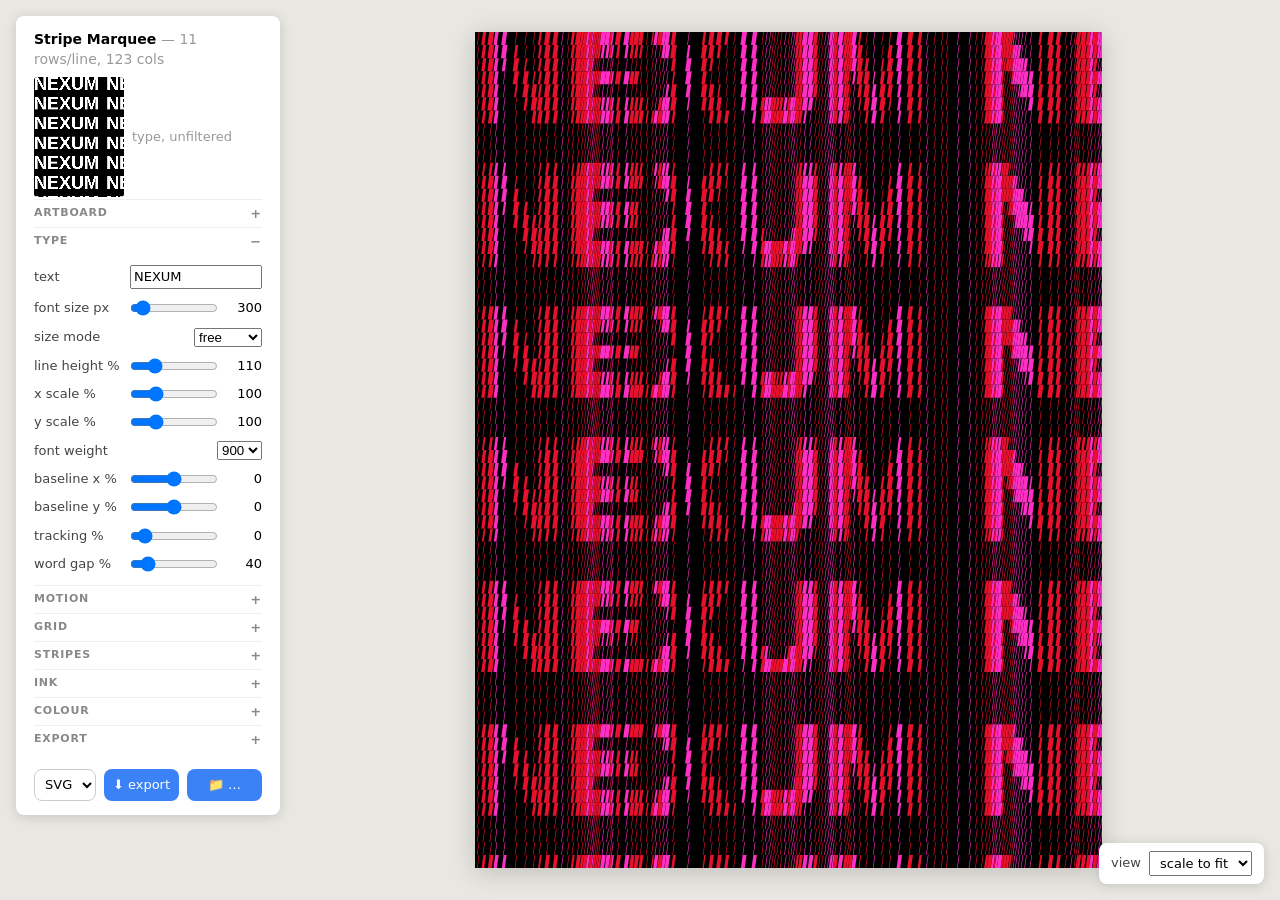
<file: tools/stripe-marquee.html>
<!doctype html>
<html lang="en">
<meta charset="utf-8">
<title>Stripe Marquee — parametric generator</title>
<style>
  html, body { height: 100%; overflow: hidden; }
  body { font: 13px/1.4 system-ui, sans-serif; margin: 0; display: flex; background: #e9e7e2; }
  #panel { width: 264px; margin: 16px; padding: 14px 18px; background: #fff; border-radius: 8px;
           box-shadow: 0 2px 12px rgba(0,0,0,.15); box-sizing: border-box; flex-shrink: 0;
           align-self: flex-start; max-height: calc(100vh - 32px); overflow-y: auto; }
  #panel label { display: grid; grid-template-columns: 90px 1fr 38px; align-items: center; margin: 10px 0; gap: 6px; }
  #panel label span:first-child { color: #444; }
  #panel input[type=range] { width: 100%; min-width: 0; margin: 0; }
  #panel input[type=color], #panel select, #panel input[type=checkbox] { justify-self: end; grid-column: 2 / 4; }
  #panel input[type=text] { grid-column: 2 / 4; min-width: 0; box-sizing: border-box; font: inherit; }
  #panel output { text-align: right; font-variant-numeric: tabular-nums; }
  #stage { flex: 1; display: flex; overflow: auto; padding: 32px; }
  #stage svg { display: block; margin: auto; flex-shrink: 0; box-shadow: 0 4px 24px rgba(0,0,0,.18); }
  #panel input[type=number] { width: 58px; box-sizing: border-box; font: inherit; }
  #viewbox { position: fixed; right: 16px; bottom: 16px; display: flex; align-items: center; gap: 8px;
             background: #fff; border-radius: 8px; padding: 8px 12px; box-shadow: 0 2px 12px rgba(0,0,0,.15); }
  #viewbox span { color: #444; }
  #viewbox select { font: inherit; padding: 3px 6px; }
  .btns { display: flex; gap: 8px; margin-top: 16px; }
  .btns a { flex: 1; text-align: center; padding: 7px 0; border-radius: 8px; background: #3b82f6; color: #fff; text-decoration: none; cursor: pointer; }
  .btns select { font: inherit; padding: 4px 6px; border-radius: 8px; border: 1px solid #ccc; background: #fff; }
  h1 { font-size: 14px; margin: 0 0 6px; }
  h1 #res { font-weight: normal; font-variant-numeric: tabular-nums; }
  #peekbox { display: flex; align-items: center; gap: 8px; margin: 8px 0 2px; }
  #peekbox canvas { display: block; border-radius: 4px; background: #000; }
  #peekbox span { color: #999; }
  #panel details { border-top: 1px solid #eee; }
  #panel details > label:last-child { margin-bottom: 12px; }
  #panel summary { cursor: pointer; list-style: none; display: flex; justify-content: space-between;
                   padding: 7px 0; color: #888; font: 600 11px/1 system-ui; letter-spacing: .07em; text-transform: uppercase; }
  #panel summary::-webkit-details-marker { display: none; }
  #panel summary::after { content: "+"; font-size: 13px; }
  #panel details[open] summary::after { content: "\2212"; }
</style>
<meta name="viewport" content="width=device-width, initial-scale=1, viewport-fit=cover">
<link rel="stylesheet" href="mobile.css">
<body>
<div id="panel">
  <h1>Stripe Marquee <span id="res"></span></h1>
  <div id="peekbox"><canvas id="peek"></canvas><span>type, unfiltered</span></div>
  <div id="controls"></div>
  <div class="btns">
    <select id="fmt" title="file type"></select>
    <a id="dl">⬇ export</a>
    <a id="dldir" title="choose export folder">📁 …</a>
  </div>
</div>
<div id="stage"></div>
<div id="viewbox">
  <span>view</span>
  <select id="zoom">
    <option value="fit">scale to fit</option>
    <option>10%</option><option>25%</option><option>50%</option><option>75%</option>
    <option>100%</option><option>150%</option><option>200%</option>
  </select>
</div>
<script src="export.js"></script>
<script src="zoom.js"></script>
<script src="mobile.js"></script>
<script src="sliders.js"></script>
<script>
// ---------- parameters ----------
// A ["", "group", …] row opens a new collapsible section; rows after it land in it.
const DEFS = [
  ["", "group", {label: "type"}],
  ["text",   "text",   {value: "NEXUM", label: "text"}],
  ["fontsize","range", {min: 2, max: 4000, step: 1, value: 300, label: "font size px"}],
  ["fit",    "select", {options: ["free", "fit width"], value: "free", label: "size mode"}],
  ["lineh",  "range",  {min: 20, max: 400, step: 1, value: 110, label: "line height %"}],
  ["xscale", "range",  {min: 1, max: 400, step: 1, value: 100, label: "x scale %"}],
  ["yscale", "range",  {min: 1, max: 400, step: 1, value: 100, label: "y scale %"}],
  ["weight", "select", {options: ["100", "200", "300", "400", "500", "600", "700", "800", "900"],
                        value: "900", label: "font weight"}],
  ["basex",  "range",  {min: -100, max: 100, step: 1, value: 0, label: "baseline x %"}],
  ["basey",  "range",  {min: -100, max: 100, step: 1, value: 0, label: "baseline y %"}],
  ["track",  "range",  {min: -20, max: 200, step: 1, value: 0, label: "tracking %"}],
  ["gapx",   "range",  {min: 0, max: 300, step: 5, value: 40, label: "word gap %"}],
  ["", "group", {label: "motion"}],
  ["motion", "select", {options: ["up", "down", "left", "right", "none"], value: "up"}],
  ["secs",   "range",  {min: 1, max: 40, step: 0.5, value: 12, label: "cycle sec"}],
  ["", "group", {label: "grid"}],
  ["rows",   "range",  {min: 1, max: 240, step: 1, value: 64, label: "grid rows"}],
  ["rowgap", "range",  {min: 0, max: 70, step: 1, value: 0, label: "row gap %"}],
  ["rowphase","range", {min: -100, max: 100, step: 1, value: 0, label: "row phase %"}],
  ["rowlag", "range",  {min: -100, max: 100, step: 1, value: 0, label: "row lag %"}],
  ["skew",   "range",  {min: -60, max: 60, step: 1, value: 8, label: "slant °"}],
  ["stagger","range",  {min: 0, max: 100, step: 5, value: 0, label: "row offset %"}],
  ["", "group", {label: "stripes"}],
  ["seed",   "range",  {min: 1, max: 9999, step: 1, value: 42}],
  ["depth",  "range",  {min: 1, max: 9, step: 1, value: 7, label: "fractal depth"}],
  ["jitter", "range",  {min: 0, max: 95, step: 5, value: 45, label: "width jitter %"}],
  ["minw",   "range",  {min: 1, max: 80, step: 1, value: 4, label: "min stripe px"}],
  ["", "group", {label: "ink"}],
  ["scale",  "select", {options: ["uniform", "proportional"], value: "uniform", label: "ink scale"}],
  ["ink0",   "range",  {min: 0, max: 200, step: 1, value: 12, label: "thin ink %"}],
  ["ink1",   "range",  {min: 0, max: 200, step: 1, value: 95, label: "thick ink %"}],
  ["contrast","range", {min: 20, max: 400, step: 5, value: 150, label: "contrast %"}],
  ["levels", "range",  {min: 1, max: 8, step: 1, value: 1, label: "levels (1=smooth)"}],
  ["", "group", {label: "colour"}],
  ["paper",  "color",  {value: "#000000", label: "paper"}],
  ["c1",     "color",  {value: "#e8112d", label: "stripe 1"}],
  ["c2",     "color",  {value: "#ff2ec4", label: "stripe 2"}],
  ["c3",     "color",  {value: "#e8112d", label: "stripe 3"}],
  ["blend",  "select", {options: ["normal", "multiply", "screen", "difference"], value: "normal", label: "stripe blend"}],
  ["", "group", {label: "export"}],
  ["fps",    "range",  {min: 5, max: 30, step: 1, value: 20, label: "gif fps"}],
  ["gifpx",  "range",  {min: 200, max: 1000, step: 50, value: 600, label: "gif px"}]
];
const p = {};
const saved = JSON.parse(localStorage.getItem("stripe-marquee") || "{}");
const controls = document.getElementById("controls");

// ---------- collapsible groups ----------
// Native <details>: no toggle state machine, and open/closed rides along in the
// same saved blob as every other parameter.
p.open = saved.open || {};
let cur = controls;
const group = name => {
  const d = document.createElement("details");
  d.open = p.open[name] ?? name === "type";
  d.innerHTML = `<summary>${name}</summary>`;
  d.addEventListener("toggle", () => {
    p.open[name] = d.open;
    localStorage.setItem("stripe-marquee", JSON.stringify(p));
  });
  controls.append(d);
  return cur = d;
};

// ---------- artboard size (exact pixels) ----------
p.wpx = +saved.wpx || 1500;
p.hpx = +saved.hpx || 2000;
{
  const wIn = Object.assign(document.createElement("input"), {type: "number", min: 100, max: 8000, value: p.wpx});
  const hIn = Object.assign(document.createElement("input"), {type: "number", min: 100, max: 8000, value: p.hpx});
  const preset = document.createElement("select");
  for (const o of ["custom", "2:3", "3:4", "4:5", "1:1", "9:16"]) preset.append(new Option(o, o));
  const swap = Object.assign(document.createElement("button"), {textContent: "⇄", title: "swap width/height"});
  swap.style.cssText = "font:inherit;border:1px solid #ccc;background:#fff;border-radius:6px;cursor:pointer";
  p.lock = saved.lock ?? false;
  const lock = Object.assign(document.createElement("button"), {title: "lock aspect ratio"});
  lock.style.cssText = "font:inherit;border:1px solid #ccc;background:#fff;border-radius:6px;cursor:pointer";
  const drawLock = () => { lock.textContent = p.lock ? "🔒" : "🔓"; lock.style.background = p.lock ? "#eef" : "#fff"; };
  drawLock();
  lock.addEventListener("click", () => { p.lock = !p.lock; drawLock(); localStorage.setItem("stripe-marquee", JSON.stringify(p)); });

  const sizeRow = document.createElement("label");
  sizeRow.style.cssText = "display:flex;justify-content:space-between;align-items:center";
  sizeRow.innerHTML = "<span>artboard px</span>";
  const sizeBox = document.createElement("span");
  sizeBox.style.cssText = "display:flex;align-items:center;gap:4px";
  sizeBox.append(wIn, "×", hIn, lock);
  sizeRow.append(sizeBox);

  const presetRow = document.createElement("label");
  presetRow.innerHTML = "<span>aspect</span>";
  const presetBox = document.createElement("span");
  presetBox.style.cssText = "display:flex;align-items:center;gap:6px;grid-column:2/4;justify-self:end";
  presetBox.append(preset, swap);
  presetRow.append(presetBox);

  let ratio = p.hpx / p.wpx;                     // locked aspect, frozen at lock time
  lock.addEventListener("click", () => { if (p.lock) ratio = p.hpx / p.wpx; });
  const apply = soft => {
    p.wpx = Math.max(100, Math.min(8000, +wIn.value || p.wpx));
    p.hpx = Math.max(100, Math.min(8000, +hIn.value || p.hpx));
    if (!soft) { wIn.value = p.wpx; hIn.value = p.hpx; ratio = p.hpx / p.wpx; }
    render();                                    // render() persists — saves on every keystroke
  };
  const onEdit = (src, other, factor) => soft => {
    if (p.lock) other.value = Math.round((+src.value || 100) * factor());
    else preset.value = "custom";
    apply(soft);
  };
  const wEdit = onEdit(wIn, hIn, () => ratio), hEdit = onEdit(hIn, wIn, () => 1 / ratio);
  wIn.addEventListener("input", () => wEdit(true));    // live: saves while typing, no clamp-fight
  wIn.addEventListener("change", () => wEdit(false));  // commit: normalize the field
  hIn.addEventListener("input", () => hEdit(true));
  hIn.addEventListener("change", () => hEdit(false));
  preset.addEventListener("input", () => {
    if (preset.value === "custom") return;
    const [a, b] = preset.value.split(":").map(Number);
    hIn.value = Math.round(p.wpx * b / a);   // width is the anchor
    apply();
  });
  swap.addEventListener("click", () => {
    [wIn.value, hIn.value] = [hIn.value, wIn.value];
    preset.value = "custom";
    apply();
  });
  group("artboard").append(sizeRow, presetRow);
}

for (const [key, type, opt] of DEFS) {
  if (type === "group") { group(opt.label); continue; }
  p[key] = key in saved ? saved[key] : opt.value;
  const label = document.createElement("label");
  const name = document.createElement("span");
  name.textContent = opt.label || key;
  label.append(name);
  let input;
  if (type === "select") {
    if (!opt.options.includes(p[key])) p[key] = opt.value;   // stale value from an older build
    input = document.createElement("select");
    for (const o of opt.options) input.append(new Option(o, o, o === p[key], o === p[key]));
  } else {
    input = document.createElement("input");
    input.type = type;
    if (type === "range") { Object.assign(input, {min: opt.min, max: opt.max, step: opt.step}); input.dataset.def = opt.value; }
    input.value = p[key];
  }
  label.append(input);
  let out;
  if (type === "range") { out = document.createElement("output"); out.value = p[key]; label.append(out); }
  input.addEventListener("input", () => {
    p[key] = type === "range" ? +input.value : input.value;
    if (out) out.value = input.value;
    render();
  });
  cur.append(label);
}

// ---------- type mask ----------
// The tile is one REPEAT of the line (adv × LH), not the artboard. Type is drawn at
// its own size and tiles across the page, so glyphs keep their proportions — the old
// mask stretched every line to the board width, which is why nothing had a real size.
// Scrolling only moves the sample point, so one raster still serves every frame, and
// the exported SVG carries no <text> at all: nothing to embed, nothing to substitute.
const MW = 512;                                  // mask columns across one tile
const FAM = `"Helvetica Neue", Helvetica, Arial, sans-serif`;
let maskKey = "", maskData = null;
function typeMask() {
  const key = [p.text, p.fontsize, p.fit, p.lineh, p.xscale, p.yscale, p.weight,
               p.basex, p.basey, p.track, p.gapx, p.wpx, p.hpx].join("|");
  if (key === maskKey) return maskData;
  const sx = Math.max(1, p.xscale) / 100, sy = Math.max(1, p.yscale) / 100;
  const line = p.text || " ";

  // Measure once at 100px: width scales linearly with size because tracking is a
  // percentage of it, so "fit width" is one division instead of a search.
  const meas = document.createElement("canvas").getContext("2d");
  meas.font = `${p.weight} 100px ${FAM}`;
  meas.letterSpacing = `${p.track}px`;
  const w100 = Math.max(1, meas.measureText(line).width);
  const fs = p.fit === "fit width"
    ? Math.min(5000, p.wpx * 100 / (w100 * sx))  // fills the board, still undistorted
    : p.fontsize;

  const w0 = w100 * fs / 100;                    // natural line width at this size
  const LH = Math.max(1, fs * sy * p.lineh / 100);
  const adv = Math.max(1, w0 * sx + fs * sx * p.gapx / 100);
  const mw = MW, mh = Math.min(2048, Math.max(1, Math.round(MW * LH / adv)));
  const c = document.createElement("canvas");
  c.width = mw; c.height = mh;
  const g = c.getContext("2d", {willReadFrequently: true});
  g.setTransform(mw / adv, 0, 0, mh / LH, 0, 0);  // draw in tile units
  g.fillStyle = "#fff";
  const k = sx / sy;      // y-scale rides the font size; x-scale is the leftover stretch
  g.transform(k, 0, 0, 1, 0, 0);
  g.font = `${p.weight} ${fs * sy}px ${FAM}`;
  g.letterSpacing = `${p.track / 100 * fs * sy}px`;
  // Baseline from real font metrics, not a 0.78 guess — the tile top is the
  // ascent line, so glyphs sit in the tile the way the typeface intends.
  const asc = g.measureText(line).fontBoundingBoxAscent || fs * sy * 0.8;
  for (let i = -1; i <= 1; i++) for (let j = -1; j <= 1; j++)
    g.fillText(line, (i * adv) / k, asc + j * LH);       // 3×3: overhang wraps back in
  const d = g.getImageData(0, 0, mw, mh).data;   // getImageData ignores the CTM
  const a = new Float32Array(mw * mh);
  for (let i = 0; i < a.length; i++) a[i] = d[i * 4 + 3] / 255;   // alpha is the mask
  // Font size scales the glyphs ABOUT THE BASELINE. The baseline is pinned to a
  // fixed spot on the board (baseline x/y %), and the pin shifts the sample point
  // to put it there — so growing the type swells it around that line instead of
  // shoving the whole field down the page, which is what the old 0.78*fs did.
  const pinX = -p.basex / 100 * p.wpx, pinY = asc - p.basey / 100 * p.hpx;
  maskKey = key;
  return maskData = {LH, adv, fs, asc, pinX, pinY, a, canvas: c, at(x, y) {
    const u = (((x + pinX) / adv) % 1 + 1) % 1, v = (((y + pinY) / LH) % 1 + 1) % 1;
    return a[Math.min(mh - 1, (v * mh) | 0) * mw + Math.min(mw - 1, (u * mw) | 0)];
  }};
}

// Where the type field sits at this moment. Shared by the filter and the type
// preview — if these two ever computed it separately, the preview would quietly
// stop showing what the filter actually samples, which is the one thing it is for.
function scrollAt(time, m) {
  const horiz = p.motion === "left" || p.motion === "right";
  const dir = {up: [0, -1], down: [0, 1], left: [-1, 0], right: [1, 0], none: [0, 0]}[p.motion];
  const phase = time === null ? 0 : ((time / p.secs) % 1 + 1) % 1;
  const period = horiz ? m.adv : m.LH;      // one repeat of the line, not the board
  return {tx: dir[0] * period * phase, ty: dir[1] * period * phase, period, phase};
}

// ---------- generator ----------
// time === null → frame 0; a number → that moment of the loop.
function makeSVG(time = null) {
  const W = p.wpx, H = p.hpx;
  const mulberry = s => () => {
    s |= 0; s = (s + 0x6D2B79F5) | 0;
    let t = Math.imul(s ^ (s >>> 15), 1 | s);
    t = (t + Math.imul(t ^ (t >>> 7), 61 | t)) ^ t;
    return ((t ^ (t >>> 14)) >>> 0) / 4294967296;
  };
  const rnd = mulberry(p.seed);
  const f = n => +n.toFixed(2);
  const m = typeMask();

  // ---- scroll: the type field slides one full period, so the loop is seamless ----
  const {tx, ty, period, phase} = scrollAt(time, m);

  // ---- stripe filter: fractal columns, sampled row by row ----
  // ONE set of cuts for the whole page, so a column is continuous top to bottom
  // and its width pulses down the rows — that pulse is what draws the letterform.
  // Rows are the vertical resolution of the type: too few and it cannot read.
  const pal = [p.c1, p.c2, p.c3];
  const cuts = [];
  (function split(x0, x1, level) {
    const t = 0.5 + (rnd() - 0.5) * (p.jitter / 100);    // always drawn: keeps the stream stable
    if (level <= 0 || x1 - x0 <= p.minw * 2) { cuts.push([x0, x1, pal[(rnd() * 3) | 0]]); return; }
    const mid = x0 + (x1 - x0) * t;
    split(x0, mid, level - 1);
    split(mid, x1, level - 1);
  })(0, W, p.depth);

  // Ink is measured against the MEAN pitch, not each column's own width. Scaling by
  // the local slot made a blank wide column print fatter than a solid narrow one,
  // so thickness encoded the subdivision instead of the type. "proportional" keeps
  // that older behaviour — decorative, but it cannot be read.
  const pitch = W / cuts.length;
  const gamma = 100 / p.contrast;
  const tone = a => {                                    // alpha -> ink fraction
    let v = Math.pow(Math.min(1, Math.max(0, a)), gamma);
    if (p.levels > 1) v = Math.round(v * (p.levels - 1)) / (p.levels - 1);
    return (p.ink0 + (p.ink1 - p.ink0) * v) / 100;
  };

  const rowH = H / p.rows;
  const shear = Math.tan(p.skew * Math.PI / 180) * rowH;   // how far the top edge leans
  const bandH = rowH * (1 - p.rowgap / 100);
  const bands = [];
  for (let r = 0; r < p.rows; r++) {
    const y0 = f(r * rowH), y1 = f(r * rowH + bandH);
    const off = ((r * p.stagger / 100) % 1) * W;
    // How this row reads the type: shifted down the field (phase) and delayed in
    // the scroll (lag), so rows can echo or trail instead of moving as one block.
    const sy = r * p.rowphase / 100 * m.LH;
    const lag = r * p.rowlag / 100 * period * phase;
    for (const [a, b, c] of cuts) {
      // Colour is fixed per column, not per cell: a column that changes colour
      // halfway down reads as an edge and swamps the width pulse.
      const slot = b - a, cx = a + slot / 2, cy = r * rowH + bandH / 2;
      // Area-average the cell: one point per cell aliased the letterform badly.
      let acc = 0;
      for (let i = -1; i <= 1; i++) for (let j = -1; j <= 1; j++)
        acc += m.at(cx + shear / 2 + off - tx + lag + i * slot / 3,
                    cy - ty + sy + j * bandH / 3);
      const ink = tone(acc / 9);
      // uniform: ink measured in absolute units, so equal type = equal thickness
      const w = Math.min(slot * 0.98, (p.scale === "uniform" ? pitch : slot) * ink);
      if (w < 0.2) continue;                             // below a printable hairline
      for (const k of off ? [off, off - W] : [0]) {       // wrap copy only when offset
        const x0 = cx - w / 2 + k, x1 = cx + w / 2 + k;
        bands.push(`<polygon points="${f(x0 + shear)},${y0} ${f(x1 + shear)},${y0}`
          + ` ${f(x1)},${y1} ${f(x0)},${y1}" fill="${c}"/>`);
      }
    }
  }
  const stripes = bands.join("");
  const blend = p.blend === "normal" ? "" : ` style="mix-blend-mode:${p.blend}"`;

  return {w: W, h: H, cols: cuts.length, svg:
    `<svg xmlns="http://www.w3.org/2000/svg" width="${W}" height="${H}" viewBox="0 0 ${W} ${H}">`
    + `<rect width="${W}" height="${H}" fill="${p.paper}"/>`
    + `<g${blend}>${stripes}</g></svg>`};
}

// ---------- render + export ----------
const stage = document.getElementById("stage");
const zoomEl = document.getElementById("zoom");
p.zoom = saved.zoom === "fit" || typeof saved.zoom === "number" ? saved.zoom : "fit";
let art;
const view = createZoom({
  stage, select: zoomEl, zoom: p.zoom,
  size: () => ({w: art.w, h: art.h}),
  onChange: z => { p.zoom = z; localStorage.setItem("stripe-marquee", JSON.stringify(p)); },
});
// The type is baked into each frame's geometry, so there is no transform to hand
// SMIL — the preview redraws instead. ponytail: full re-render per frame, capped
// at 30fps; move to per-polygon width patching if a big artboard drags.
let raf = null, paused = false, t0 = performance.now(), last = 0;
// The type as the filter sees it: the same mask raster, scrolled to the same
// moment, with no stripes on top. Wrong type here means no stripe setting can
// save it — check this first when the output reads as noise.
const peek = document.getElementById("peek");
function drawPeek(time) {
  const m = typeMask(), W = p.wpx, H = p.hpx;
  const pw = Math.round(Math.min(150, 120 * W / H)), ph = Math.round(pw * H / W);
  if (peek.width !== pw) { peek.width = pw; peek.height = ph; }
  const g = peek.getContext("2d");
  g.fillStyle = p.paper;
  g.fillRect(0, 0, pw, ph);
  const {tx, ty} = scrollAt(time, m);
  const s = pw / W, tileW = m.adv * s, tileH = m.LH * s;
  if (tileW < 1 || tileH < 1) return;                // type finer than a preview pixel
  const wrap = (v, n) => ((v % n) + n) % n - n;      // start one tile off-screen
  // subtract the same pin the sampler applies, or the preview would show the type
  // in a different place from where the filter reads it
  for (let y = wrap((ty - m.pinY) * s, tileH); y < ph; y += tileH)
    for (let x = wrap((tx - m.pinX) * s, tileW); x < pw; x += tileW)
      g.drawImage(m.canvas, x, y, tileW, tileH);
}

function draw(time) {
  art = makeSVG(time);
  stage.innerHTML = art.svg;
  view.apply();
  drawPeek(time);
  // Legibility readout: rows per text line is the type's vertical resolution and
  // columns its horizontal one. Under ~8 rows/line the letterforms stop reading,
  // which is far and away the most common reason output looks like noise.
  const perLine = p.rows / (p.hpx / typeMask().LH);
  const res = document.getElementById("res");
  res.textContent = `— ${perLine.toFixed(0)} rows/line, ${art.cols} cols`;
  res.style.color = perLine < 8 ? "#c00" : "#999";
}
function tick(now) {
  if (p.motion === "none" || paused) { raf = null; return; }
  if (now - last > 33) { last = now; draw((now - t0) / 1000); }
  raf = requestAnimationFrame(tick);
}
function render() {
  localStorage.setItem("stripe-marquee", JSON.stringify(p));
  draw(p.motion === "none" ? null : (performance.now() - t0) / 1000);
  if (p.motion !== "none" && raf === null && !paused) raf = requestAnimationFrame(tick);
}

async function exportGIF(setLabel) {
  const scale = Math.min(1, p.gifpx / Math.max(art.w, art.h));
  const w = Math.round(art.w * scale), h = Math.round(art.h * scale);
  const n = p.motion === "none" ? 1 : Math.max(1, Math.round(p.secs * p.fps));
  const frames = [];
  paused = true;                                       // stop the preview fighting for CPU
  try {
    for (let i = 0; i < n; i++) {
      setLabel(`… ${i + 1}/${n}`);
      await new Promise(r => setTimeout(r));           // let the label repaint
      frames.push(await rasterise(makeSVG(i / n * p.secs).svg, w, h));
    }
    setLabel("… encoding");
    await new Promise(r => setTimeout(r));
    const blob = encodeGIF(frames, {width: w, height: h, delay: Math.max(2, Math.round(100 / p.fps))});
    await saveAs(`stripe-${p.seed}.gif`, blob);
  } finally {
    paused = false;
    render();                                          // restore the live preview
  }
}

wireExport({
  SVG: () => saveAs(`stripe-${p.seed}.svg`, svgBlob(art.svg)),
  PNG: async () => saveAs(`stripe-${p.seed}.png`, await svgToPNG(art.svg, art.w, art.h)),
  GIF: exportGIF,
});
render();

// self-check: deterministic, type actually reaches the mask, and thickness tracks it
console.assert(makeSVG(0).svg === makeSVG(0).svg, "generator must be deterministic");
console.assert(typeMask().a.some(v => v > 0.5), "type mask must contain ink");
{
  // bands over a letterform must come out visibly fatter than bands over paper
  const widths = [...makeSVG(0).svg.matchAll(/points="([\d.-]+),[\d.-]+ ([\d.-]+),/g)]
    .map(mt => +mt[2] - +mt[1]);
  const lo = Math.min(...widths), hi = Math.max(...widths);
  console.assert(p.ink0 === p.ink1 || hi > lo * 1.2,
    "thickness must vary with the type mask", {lo, hi});
}
</script>
</body>
</html>
</file>
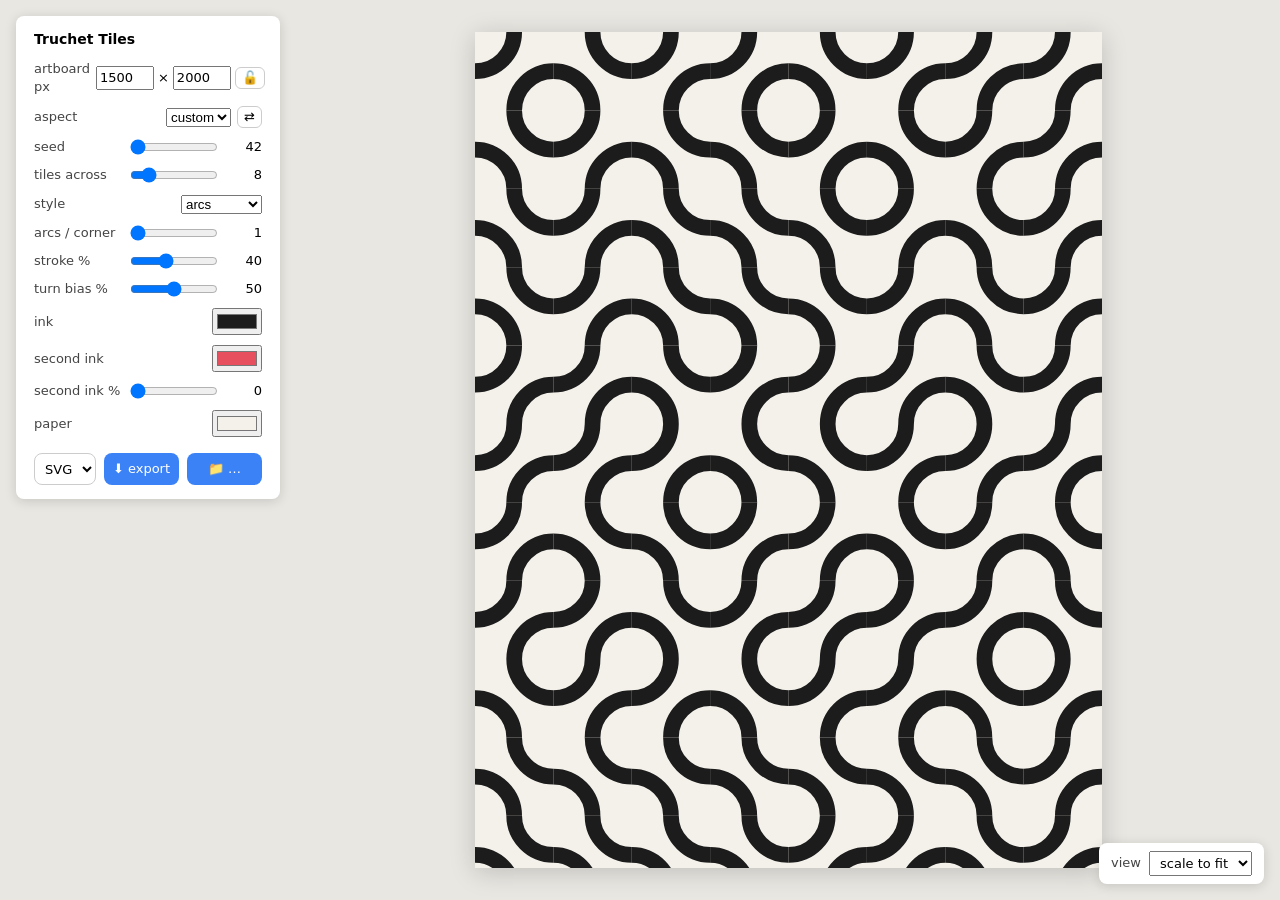
<file: tools/truchet-tiles.html>
<!doctype html>
<html lang="en">
<meta charset="utf-8">
<title>Truchet Tiles — parametric generator</title>
<style>
  html, body { height: 100%; overflow: hidden; }
  body { font: 13px/1.4 system-ui, sans-serif; margin: 0; display: flex; background: #e9e7e2; }
  #panel { width: 264px; margin: 16px; padding: 14px 18px; background: #fff; border-radius: 8px;
           box-shadow: 0 2px 12px rgba(0,0,0,.15); box-sizing: border-box; flex-shrink: 0;
           align-self: flex-start; max-height: calc(100vh - 32px); overflow-y: auto; }
  #panel label { display: grid; grid-template-columns: 90px 1fr 38px; align-items: center; margin: 10px 0; gap: 6px; }
  #panel label span:first-child { color: #444; }
  #panel input[type=range] { width: 100%; min-width: 0; margin: 0; }
  #panel input[type=color], #panel select, #panel input[type=checkbox] { justify-self: end; grid-column: 2 / 4; }
  #panel output { text-align: right; font-variant-numeric: tabular-nums; }
  #stage { flex: 1; display: flex; overflow: auto; padding: 32px; }
  #stage svg { display: block; margin: auto; flex-shrink: 0; box-shadow: 0 4px 24px rgba(0,0,0,.18); }
  #panel input[type=number] { width: 58px; box-sizing: border-box; font: inherit; }
  #viewbox { position: fixed; right: 16px; bottom: 16px; display: flex; align-items: center; gap: 8px;
             background: #fff; border-radius: 8px; padding: 8px 12px; box-shadow: 0 2px 12px rgba(0,0,0,.15); }
  #viewbox span { color: #444; }
  #viewbox select { font: inherit; padding: 3px 6px; }
  .btns { display: flex; gap: 8px; margin-top: 16px; }
  .btns a { flex: 1; text-align: center; padding: 7px 0; border-radius: 8px; background: #3b82f6; color: #fff; text-decoration: none; cursor: pointer; }
  .btns select { font: inherit; padding: 4px 6px; border-radius: 8px; border: 1px solid #ccc; background: #fff; }
  h1 { font-size: 14px; margin: 0 0 6px; }
</style>
<meta name="viewport" content="width=device-width, initial-scale=1, viewport-fit=cover">
<link rel="stylesheet" href="mobile.css">
<body>
<div id="panel">
  <h1>Truchet Tiles</h1>
  <div id="controls"></div>
  <div class="btns">
    <select id="fmt" title="file type"></select>
    <a id="dl">⬇ export</a>
    <a id="dldir" title="choose export folder">📁 …</a>
  </div>
</div>
<div id="stage"></div>
<div id="viewbox">
  <span>view</span>
  <select id="zoom">
    <option value="fit">scale to fit</option>
    <option>10%</option><option>25%</option><option>50%</option><option>75%</option>
    <option>100%</option><option>150%</option><option>200%</option>
  </select>
</div>
<script src="export.js"></script>
<script src="zoom.js"></script>
<script src="mobile.js"></script>
<script src="sliders.js"></script>
<script>
// ---------- parameters ----------
const DEFS = [
  ["seed",   "range", {min: 1, max: 9999, step: 1, value: 42}],
  ["cols",   "range", {min: 2, max: 40, step: 1, value: 8, label: "tiles across"}],
  ["style",  "select", {options: ["arcs", "triangles", "10 PRINT", "mix"], value: "arcs"}],
  ["lines",  "range", {min: 1, max: 5, step: 1, value: 1, label: "arcs / corner"}],
  ["stroke", "range", {min: 5, max: 95, step: 1, value: 40, label: "stroke %"}],
  ["bias",   "range", {min: 0, max: 100, step: 5, value: 50, label: "turn bias %"}],
  ["ink",    "color", {value: "#1c1c1c", label: "ink"}],
  ["ink2",   "color", {value: "#e84f5e", label: "second ink"}],
  ["duo",    "range", {min: 0, max: 100, step: 5, value: 0, label: "second ink %"}],
  ["paper",  "color", {value: "#f4f1ea", label: "paper"}]
];
const p = {};
const saved = JSON.parse(localStorage.getItem("truchet-tiles") || "{}");
const controls = document.getElementById("controls");

// ---------- artboard size (exact pixels) ----------
p.wpx = +saved.wpx || 1500;
p.hpx = +saved.hpx || 2000;
{
  const wIn = Object.assign(document.createElement("input"), {type: "number", min: 100, max: 8000, value: p.wpx});
  const hIn = Object.assign(document.createElement("input"), {type: "number", min: 100, max: 8000, value: p.hpx});
  const preset = document.createElement("select");
  for (const o of ["custom", "2:3", "3:4", "4:5", "1:1", "9:16"]) preset.append(new Option(o, o));
  const swap = Object.assign(document.createElement("button"), {textContent: "⇄", title: "swap width/height"});
  swap.style.cssText = "font:inherit;border:1px solid #ccc;background:#fff;border-radius:6px;cursor:pointer";
  p.lock = saved.lock ?? false;
  const lock = Object.assign(document.createElement("button"), {title: "lock aspect ratio"});
  lock.style.cssText = "font:inherit;border:1px solid #ccc;background:#fff;border-radius:6px;cursor:pointer";
  const drawLock = () => { lock.textContent = p.lock ? "🔒" : "🔓"; lock.style.background = p.lock ? "#eef" : "#fff"; };
  drawLock();
  lock.addEventListener("click", () => { p.lock = !p.lock; drawLock(); localStorage.setItem("truchet-tiles", JSON.stringify(p)); });

  const sizeRow = document.createElement("label");
  sizeRow.style.cssText = "display:flex;justify-content:space-between;align-items:center";
  sizeRow.innerHTML = "<span>artboard px</span>";
  const sizeBox = document.createElement("span");
  sizeBox.style.cssText = "display:flex;align-items:center;gap:4px";
  sizeBox.append(wIn, "×", hIn, lock);
  sizeRow.append(sizeBox);

  const presetRow = document.createElement("label");
  presetRow.innerHTML = "<span>aspect</span>";
  const presetBox = document.createElement("span");
  presetBox.style.cssText = "display:flex;align-items:center;gap:6px;grid-column:2/4;justify-self:end";
  presetBox.append(preset, swap);
  presetRow.append(presetBox);

  let ratio = p.hpx / p.wpx;                     // locked aspect, frozen at lock time
  lock.addEventListener("click", () => { if (p.lock) ratio = p.hpx / p.wpx; });
  const apply = soft => {
    p.wpx = Math.max(100, Math.min(8000, +wIn.value || p.wpx));
    p.hpx = Math.max(100, Math.min(8000, +hIn.value || p.hpx));
    if (!soft) { wIn.value = p.wpx; hIn.value = p.hpx; ratio = p.hpx / p.wpx; }
    render();                                    // render() persists — saves on every keystroke
  };
  const onEdit = (src, other, factor) => soft => {
    if (p.lock) other.value = Math.round((+src.value || 100) * factor());
    else preset.value = "custom";
    apply(soft);
  };
  const wEdit = onEdit(wIn, hIn, () => ratio), hEdit = onEdit(hIn, wIn, () => 1 / ratio);
  wIn.addEventListener("input", () => wEdit(true));    // live: saves while typing, no clamp-fight
  wIn.addEventListener("change", () => wEdit(false));  // commit: normalize the field
  hIn.addEventListener("input", () => hEdit(true));
  hIn.addEventListener("change", () => hEdit(false));
  preset.addEventListener("input", () => {
    if (preset.value === "custom") return;
    const [a, b] = preset.value.split(":").map(Number);
    hIn.value = Math.round(p.wpx * b / a);   // width is the anchor
    apply();
  });
  swap.addEventListener("click", () => {
    [wIn.value, hIn.value] = [hIn.value, wIn.value];
    preset.value = "custom";
    apply();
  });
  controls.append(sizeRow, presetRow);
}

for (const [key, type, opt] of DEFS) {
  p[key] = key in saved ? saved[key] : opt.value;
  const label = document.createElement("label");
  const name = document.createElement("span");
  name.textContent = opt.label || key;
  label.append(name);
  let input;
  if (type === "select") {
    input = document.createElement("select");
    for (const o of opt.options) input.append(new Option(o, o, o === p[key], o === p[key]));
  } else {
    input = document.createElement("input");
    input.type = type;
    if (type === "range") { Object.assign(input, {min: opt.min, max: opt.max, step: opt.step}); input.dataset.def = opt.value; }
    input.value = p[key];
  }
  label.append(input);
  let out;
  if (type === "range") { out = document.createElement("output"); out.value = p[key]; label.append(out); }
  input.addEventListener("input", () => {
    p[key] = type === "range" ? +input.value : input.value;
    if (out) out.value = input.value;
    render();
  });
  controls.append(label);
}

// ---------- generator ----------
function makeSVG() {
  const W = p.wpx, H = p.hpx;
  const mulberry = s => () => {
    s |= 0; s = (s + 0x6D2B79F5) | 0;
    let t = Math.imul(s ^ (s >>> 15), 1 | s);
    t = (t + Math.imul(t ^ (t >>> 7), 61 | t)) ^ t;
    return ((t ^ (t >>> 14)) >>> 0) / 4294967296;
  };
  const rnd = mulberry(p.seed);
  const f = n => +n.toFixed(2);
  const s = W / p.cols;                          // square tile side
  const rows = Math.max(1, Math.round(H / s));
  const STYLES = ["arcs", "triangles", "10 PRINT"];
  const bias = p.bias / 100;

  // multi-arc radii, symmetric about s/2 so strands connect across any
  // neighbor orientation: r_i = s·i/(n+1)
  const radii = Array.from({length: p.lines}, (_, i) => s * (i + 1) / (p.lines + 1));
  const sw = f(Math.max(0.5, s / (p.lines + 1) * (p.stroke / 100)));

  // tile geometry at orientation 0, local coords (rotation handles the rest)
  const arcs = radii.map(r =>
    `M${f(r)} 0 A${f(r)} ${f(r)} 0 0 1 0 ${f(r)}` +
    `M${f(s - r)} ${f(s)} A${f(r)} ${f(r)} 0 0 1 ${f(s)} ${f(s - r)}`).join("");
  const tri = `M0 0 L${f(s)} 0 L0 ${f(s)} Z`;
  const diag = `M0 0 L${f(s)} ${f(s)}`;

  const parts = [`<rect width="${W}" height="${H}" fill="${p.paper}"/>`];
  for (let row = 0; row < rows; row++) for (let col = 0; col < p.cols; col++) {
    // fixed 4 draws per tile — the stream stays aligned whatever style is set
    const rStyle = rnd(), rTurn = rnd(), rTurn2 = rnd(), rDuo = rnd();
    const style = p.style === "mix" ? STYLES[(rStyle * 3) | 0] : p.style;
    const o = (rTurn < bias ? 0 : 1) + (style === "triangles" && rTurn2 < 0.5 ? 2 : 0);
    const color = rDuo < p.duo / 100 ? p.ink2 : p.ink;
    const rot = o ? ` rotate(${90 * o} ${f(s / 2)} ${f(s / 2)})` : "";
    const d = style === "arcs" ? arcs : style === "triangles" ? tri : diag;
    const paint = style === "triangles"
      ? `fill="${color}"`
      : `fill="none" stroke="${color}" stroke-width="${sw}"`;
    parts.push(`<path transform="translate(${f(col * s)} ${f(row * s)})${rot}" d="${d}" ${paint}/>`);
  }
  return {w: W, h: H, svg: `<svg xmlns="http://www.w3.org/2000/svg" width="${W}" height="${H}" viewBox="0 0 ${W} ${H}">${parts.join("")}</svg>`};
}

// ---------- render + export ----------
const stage = document.getElementById("stage");
const zoomEl = document.getElementById("zoom");
p.zoom = saved.zoom === "fit" || typeof saved.zoom === "number" ? saved.zoom : "fit";
let art;
const view = createZoom({
  stage, select: zoomEl, zoom: p.zoom,
  size: () => ({w: art.w, h: art.h}),
  onChange: z => { p.zoom = z; localStorage.setItem("truchet-tiles", JSON.stringify(p)); },
});
function render() {
  localStorage.setItem("truchet-tiles", JSON.stringify(p));
  art = makeSVG();
  stage.innerHTML = art.svg;
  view.apply();
}
wireExport({
  SVG: () => saveAs(`truchet-${p.seed}.svg`, svgBlob(art.svg)),
  PNG: async () => saveAs(`truchet-${p.seed}.png`, await svgToPNG(art.svg, art.w, art.h)),
});
render();

// self-check: deterministic output for fixed params
console.assert(makeSVG().svg === makeSVG().svg, "generator must be deterministic");
</script>
</body>
</html>
</file>
<file: tools/mobile.css>
/* Shared phone layout for spielwerk tools. Loaded after each tool's inline
   <style>, so these rules win inside the query. Desktop is untouched.
   Artboard owns the screen; controls are a bottom sheet, collapsed to its
   title bar until tapped (mobile.js toggles .open on #panel). */
@media (max-width: 720px) {
  html, body { height: 100dvh; }
  body { flex-direction: column; }

  #stage { order: 1; flex: 1 1 auto; min-height: 0; padding: 10px; }

  #panel { order: 2; width: auto; max-width: none; margin: 0; flex: 0 0 auto;
           align-self: stretch; border-radius: 14px 14px 0 0;
           padding: 0 12px calc(10px + env(safe-area-inset-bottom));
           box-shadow: 0 -2px 14px rgba(0,0,0,.18);
           max-height: 46px; overflow: hidden;      /* collapsed: title bar only */
           transition: max-height .2s ease; }
  #panel.open { max-height: 58dvh; overflow-y: auto; overscroll-behavior: contain; }

  #panel h1 { position: sticky; top: 0; z-index: 1; background: #fff;
              margin: 0 -12px 2px; padding: 13px 12px 9px; cursor: pointer;
              display: flex; justify-content: space-between; align-items: center;
              user-select: none; }
  #panel h1::after { content: "▾"; color: #1c1c1c; font-size: 22px; line-height: 1;
                     margin: -6px -2px 0 0; }
  #panel.open h1::after { content: "▴"; }

  /* compact rows — the sheet has to fit ~20 controls */
  #panel label { grid-template-columns: 78px 1fr 30px; margin: 7px 0; gap: 8px; font-size: 12px; }
  #panel input[type=range] { height: 22px; }
  /* iOS paints a round swatch in a rainbow ring; sized to a rectangle it
     smears into an ellipse. Drop the native look, paint the value ourselves. */
  #panel input[type=color] { -webkit-appearance: none; appearance: none;
                             width: 46px; height: 26px; padding: 0;
                             border: 1px solid #ccc; border-radius: 6px; background: none; }
  #panel input[type=color]::-webkit-color-swatch-wrapper { padding: 0; }
  #panel input[type=color]::-webkit-color-swatch { border: none; border-radius: 5px; }
  #panel input[type=color]::-moz-color-swatch { border: none; border-radius: 5px; }
  #panel input[type=checkbox] { width: 20px; height: 20px; }
  #panel .hint { display: none; }                    /* desktop reads the prose */
  #panel hr { margin: 10px 0 4px; }
  /* 16px keeps iOS from zooming the page on focus */
  #panel select, #panel input[type=number], #panel input[type=file],
  .btns a, .btns select { font-size: 16px; }
  #panel input[type=number] { width: 64px; }
  .btns { margin-top: 12px; padding-bottom: 4px; }
  .btns a { padding: 9px 0; }

  #viewbox { top: 10px; right: 10px; bottom: auto; padding: 5px 9px; }
}
</file>
